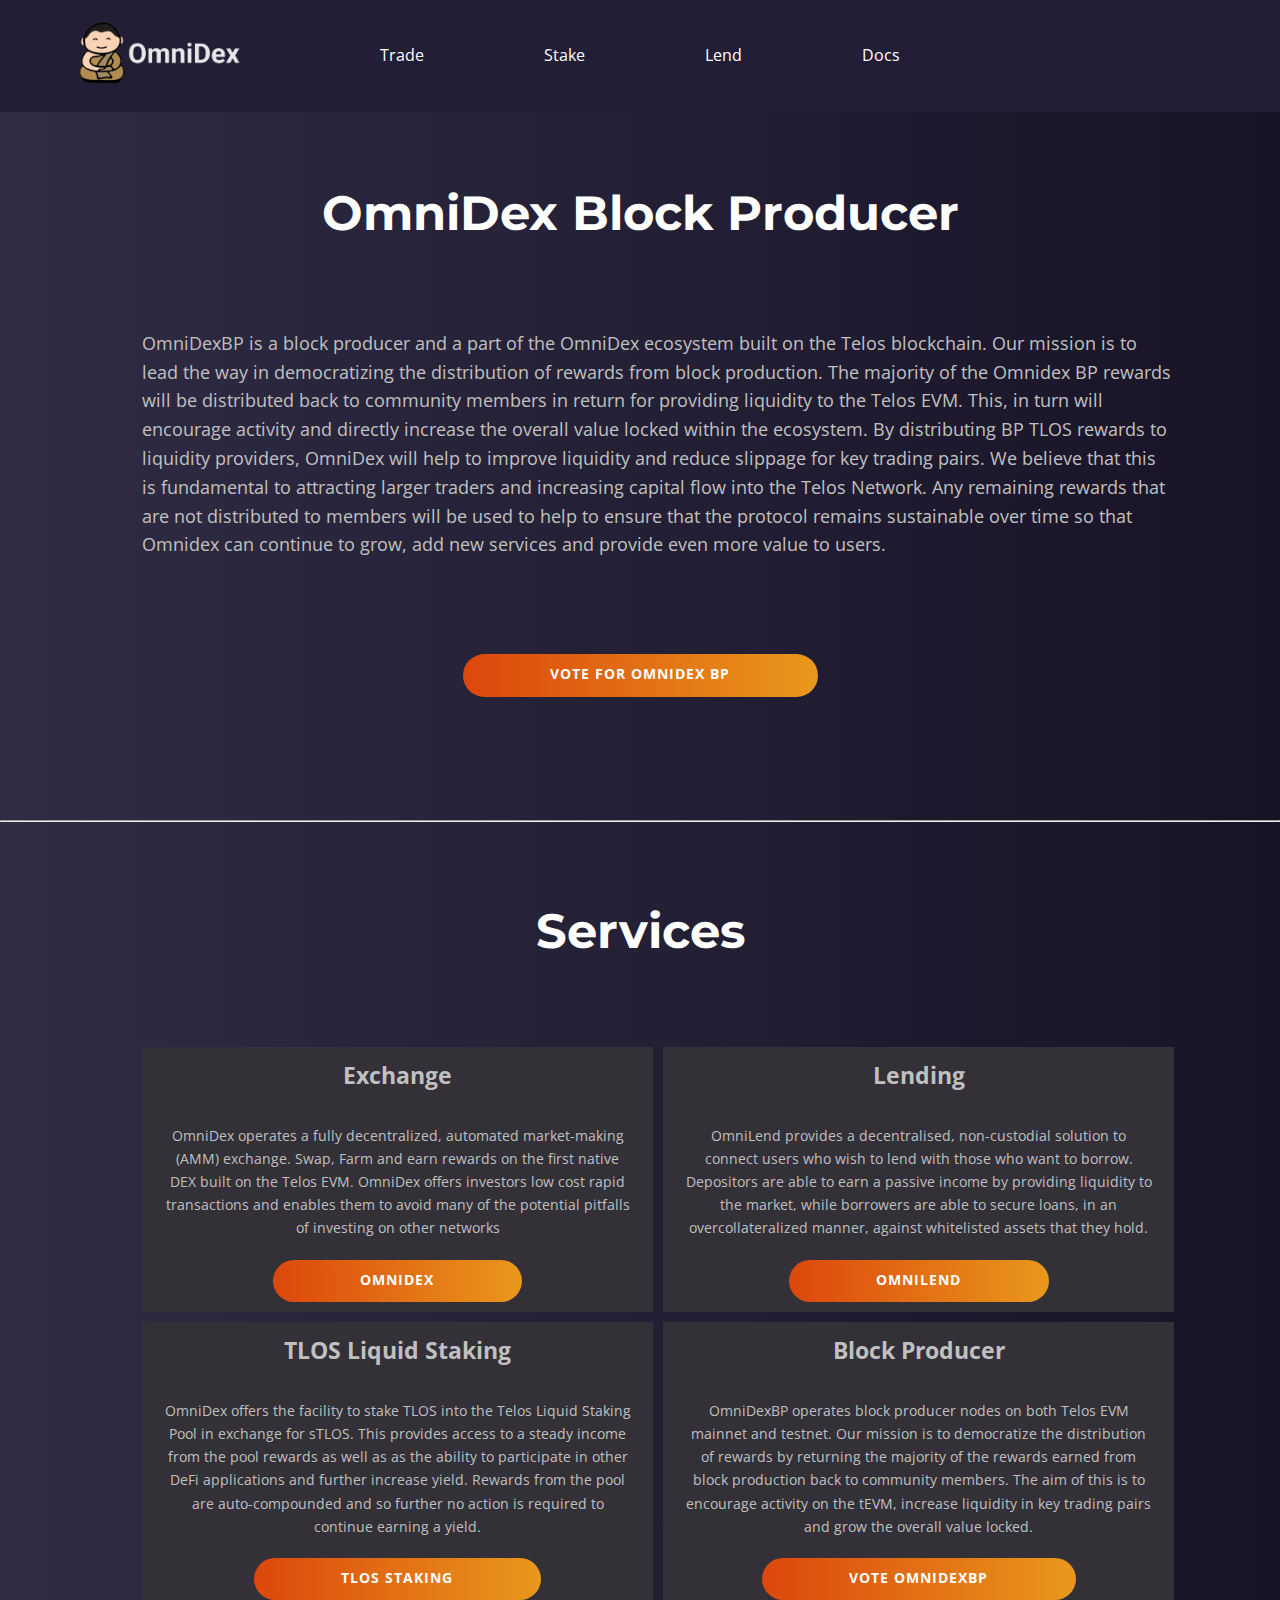
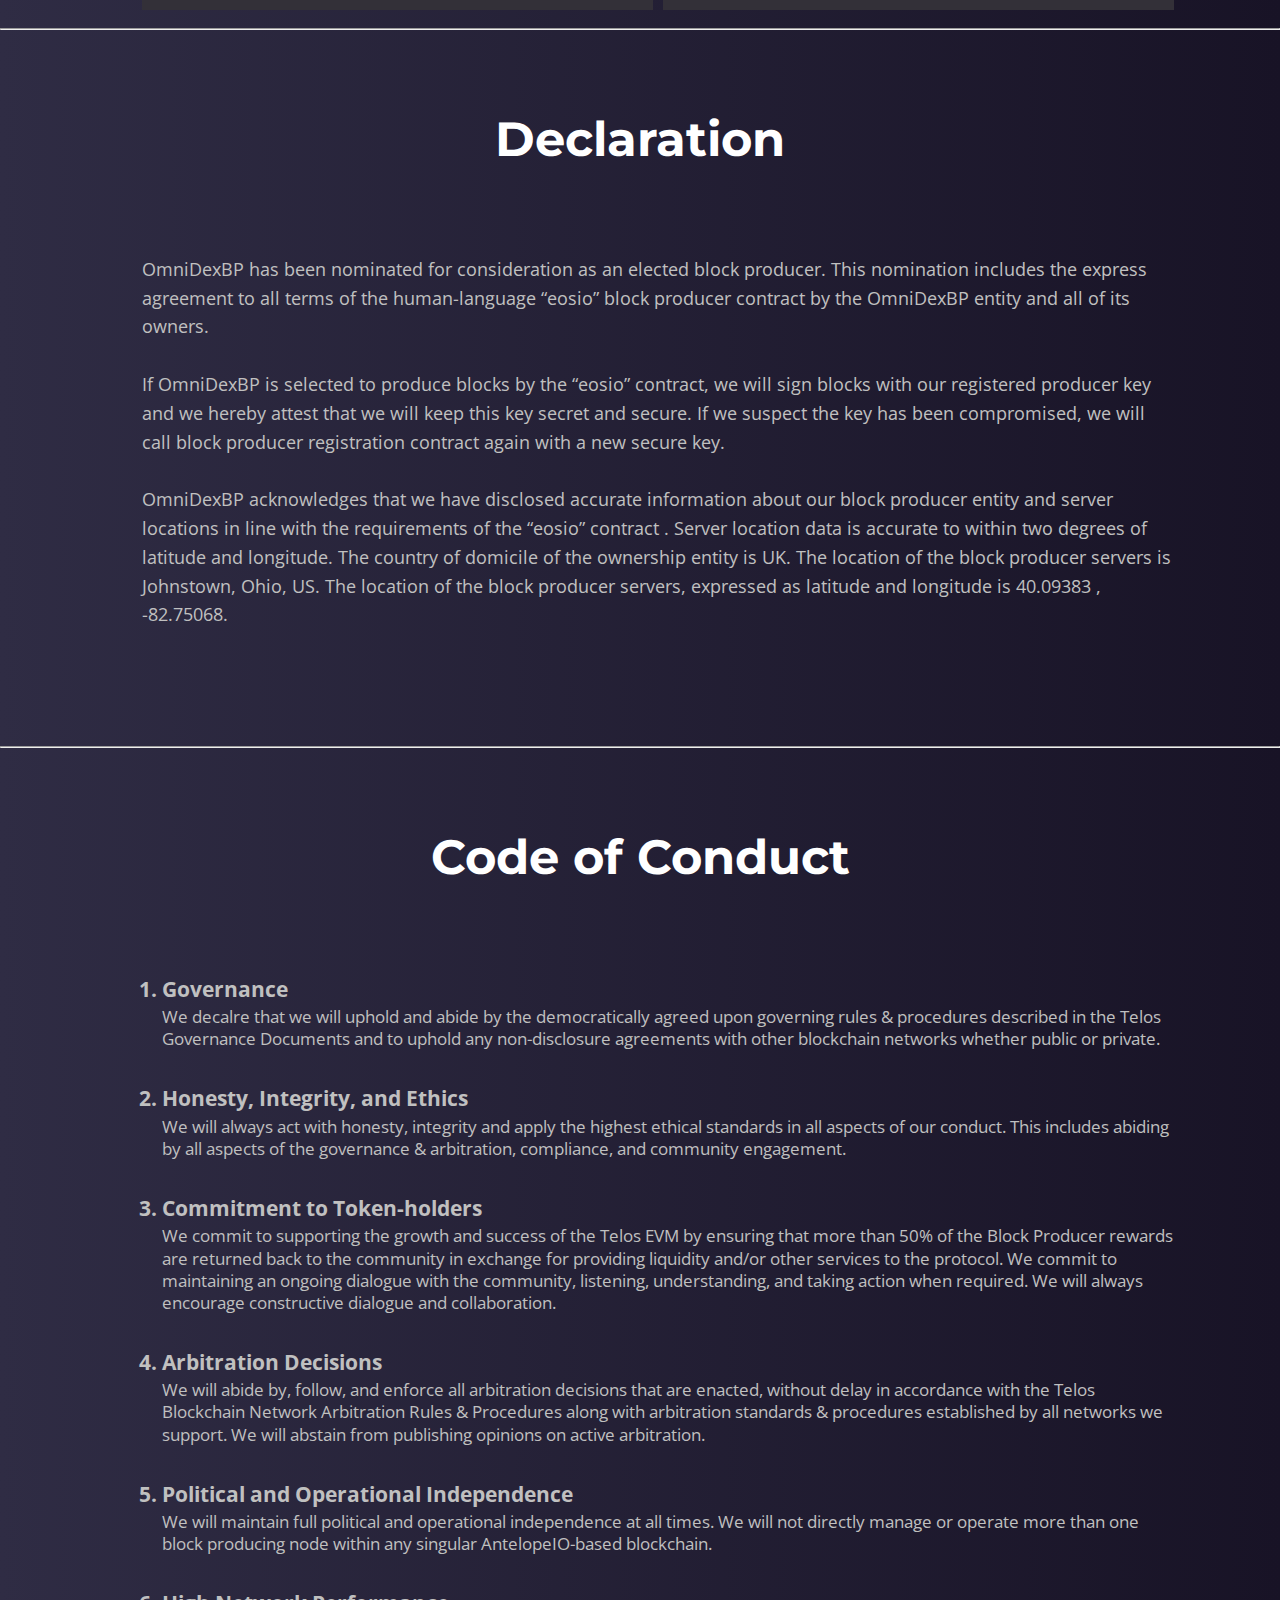
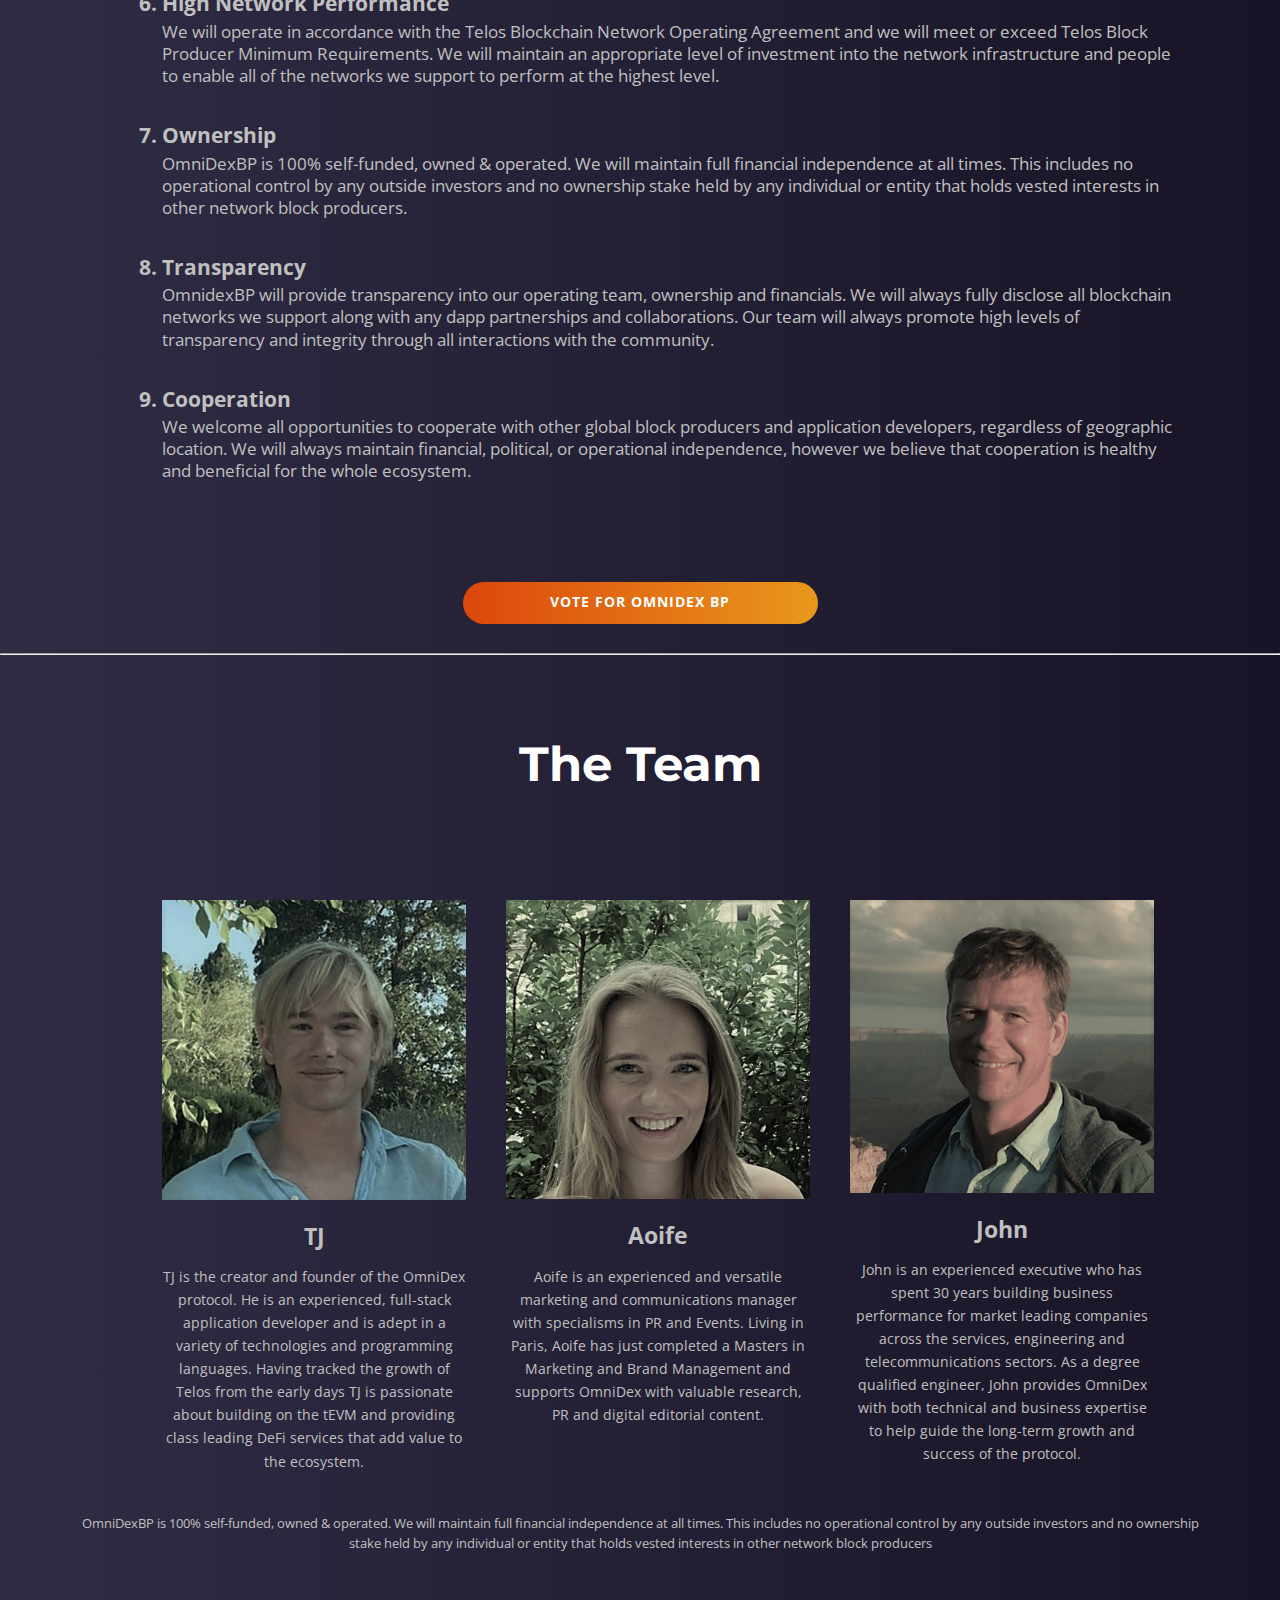
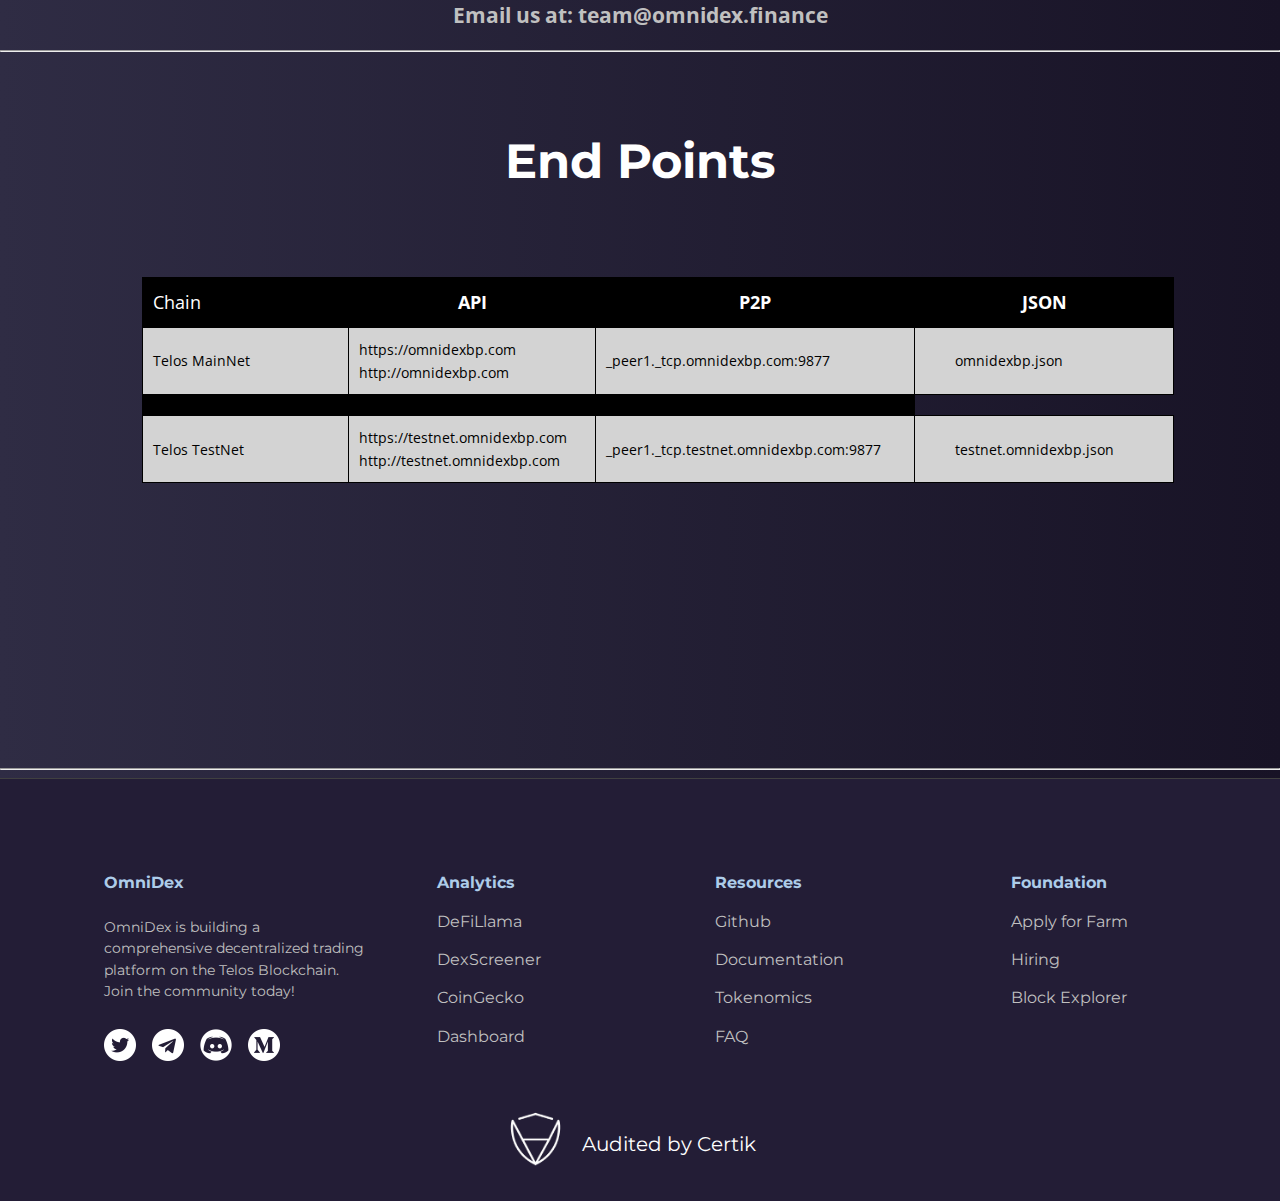
<file: index.html>
<!DOCTYPE html>
<html style="font-size: 16px;" lang="en"><head>
    <meta name="viewport" content="width=device-width, initial-scale=1.0">
    <meta charset="utf-8">
    <meta name="keywords" content="USDM​, Statistics​, MER​, Total Collateral Ratio​, My Wallet​">
    <meta name="description" content="">
    <title>OmnidexBP</title>
    <link rel="stylesheet" href="nicepage.css" media="screen">
<link rel="stylesheet" href="Docs.css" media="screen">
    <script class="u-script" type="text/javascript" src="jquery.js" defer=""></script>
    <script class="u-script" type="text/javascript" src="nicepage.js" defer=""></script>
    <meta name="generator" content="Nicepage 4.21.5, nicepage.com">
    <link id="u-theme-google-font" rel="stylesheet" href="https://fonts.googleapis.com/css?family=Roboto:100,100i,300,300i,400,400i,500,500i,700,700i,900,900i|Open+Sans:300,300i,400,400i,500,500i,600,600i,700,700i,800,800i">
    <link id="u-page-google-font" rel="stylesheet" href="https://fonts.googleapis.com/css?family=Montserrat:100,100i,200,200i,300,300i,400,400i,500,500i,600,600i,700,700i,800,800i,900,900i">


    <script type="application/ld+json">{
                "@context": "http://schema.org",
                "@type": "Organization",
                "name": "",
                "logo": "images/logo-clear.png"
}</script>

    <meta name="theme-color" content="#478ac9">
    <meta property="og:title" content="Docs">
    <meta property="og:type" content="website">
    <style>
        table {
            border-collapse: collapse;
        }

        td, th {
            padding: 10px;
            border: 1px solid black;
        }
    </style>
  </head>
  <body data-home-page="Docs.html" data-home-page-title="Docs" class="u-body u-xl-mode" data-lang="en"><header class="u-clearfix u-custom-color-4 u-header u-header" id="sec-b93f"><div class="u-clearfix u-sheet u-sheet-1">
        <a href="https://omnidex.finance" class="u-image u-logo u-image-1" data-image-width="851" data-image-height="293">
          <img src="images/logo-clear.png" class="u-logo-image u-logo-image-1">
        </a>
        <nav class="u-menu u-menu-one-level u-offcanvas u-menu-1">
          <div class="menu-collapse" style="font-size: 1rem; letter-spacing: 0px;">
            <a class="u-button-style u-custom-left-right-menu-spacing u-custom-padding-bottom u-custom-text-hover-color u-custom-top-bottom-menu-spacing u-nav-link u-text-active-palette-1-base u-text-hover-palette-2-base" href="#">
              <svg class="u-svg-link" viewBox="0 0 24 24"><use xmlns:xlink="http://www.w3.org/1999/xlink" xlink:href="#menu-hamburger"></use></svg>
              <svg class="u-svg-content" version="1.1" id="menu-hamburger" viewBox="0 0 16 16" x="0px" y="0px" xmlns:xlink="http://www.w3.org/1999/xlink" xmlns="http://www.w3.org/2000/svg"><g><rect y="1" width="16" height="2"></rect><rect y="7" width="16" height="2"></rect><rect y="13" width="16" height="2"></rect></g></svg>
            </a>
          </div>
          <div class="u-custom-menu u-nav-container">
            <ul class="u-nav u-unstyled u-nav-1">
                <li class="u-nav-item">
                    <a class="u-button-style u-nav-link u-text-active-palette-1-base u-text-hover-grey-15" href="https://omnidex.finance/swap" style="padding: 10px 58px;">Trade</a>
                </li>
                <li class="u-nav-item">
                    <a class="u-button-style u-nav-link u-text-active-palette-1-base u-text-hover-grey-15" href="https://omnidex.finance/tlospool" style="padding: 10px 58px;">Stake</a>
                </li>
                <li class="u-nav-item">
                    <a class="u-button-style u-nav-link u-text-active-palette-1-base u-text-hover-grey-15" href="https://lending.omnidex.finance/markets/" style="padding: 10px 58px;">Lend</a>
                </li>
                <li class="u-nav-item">
                    <a class="u-button-style u-nav-link u-text-active-palette-1-base u-text-hover-grey-15" href="https://docs.omnidex.finance/" style="padding: 10px 58px;">Docs</a>
                </li>
            </ul>
          </div>
          <div class="u-custom-menu u-nav-container-collapse">
            <div class="u-black u-container-style u-inner-container-layout u-opacity u-opacity-95 u-sidenav">
              <div class="u-inner-container-layout u-sidenav-overflow">
                <div class="u-menu-close"></div>
                <ul class="u-align-center u-nav u-popupmenu-items u-unstyled u-nav-2">
                    <li class="u-nav-item">
                        <a class="u-button-style u-nav-link" href="https://omnidex.finance/swap">Trade</a>
                    </li>
                    <li class="u-nav-item">
                        <a class="u-button-style u-nav-link" href="https://omnidex.finance/tlospool">Stake</a>
                    </li>
                    <li class="u-nav-item">
                        <a class="u-button-style u-nav-link" href="https://lending.omnidex.finance/markets/">Lend</a>
                    </li>
                    <li class="u-nav-item">
                        <a class="u-button-style u-nav-link" href="https://docs.omnidex.finance/">Docs</a>
                    </li>
                </ul>
              </div>
            </div>
            <div class="u-black u-menu-overlay u-opacity u-opacity-70"></div>
          </div>
        </nav>
      </div></header>
    <section class="u-align-center u-clearfix u-gradient u-section-1" id="sec-9a5f">
      <div class="u-clearfix u-sheet u-sheet-1">
        <h1 class="u-align-center u-custom-font u-font-montserrat u-text u-text-body-alt-color u-title u-text-1">OmniDex Block Producer</h1>
        <p class="u-align-center-sm u-align-center-xs u-align-left-lg u-align-left-md u-align-left-xl u-text u-text-grey-25 u-text-2">
            OmniDexBP is a block producer and a part of the OmniDex ecosystem built on the Telos blockchain. Our mission is to lead the way in democratizing the distribution of rewards from block production.  The majority of the Omnidex BP rewards will be distributed back to community members in return for providing liquidity to the Telos EVM.  This, in turn will encourage activity and directly increase the overall value locked within the ecosystem.  By distributing BP TLOS rewards to liquidity providers, OmniDex will help to improve liquidity and reduce slippage for key trading pairs. We believe that this is fundamental to attracting larger traders and increasing capital flow into the Telos Network.  Any remaining rewards that are not distributed to members 
will be used to help to ensure that the protocol remains sustainable over time so that Omnidex can continue to grow, add new services and provide even more value to users.</p>
        <a href="https://explorer.telos.net/vote" class="u-btn u-btn-round u-button-style u-gradient u-hover-palette-1-light-1 u-none u-radius-50 u-text-body-alt-color u-btn-1" target="_blank">Vote for Omnidex BP</a>
        <div class="u-repeater u-repeater-1">
          <div class="u-container-style u-list-item u-repeater-item">
            <div class="u-container-layout u-similar-container u-container-layout-1"></div>
          </div>
          <div class="u-container-style u-list-item u-repeater-item">
            <div class="u-container-layout u-similar-container u-container-layout-2"></div>
          </div>
          <div class="u-container-style u-list-item u-repeater-item">
            <div class="u-container-layout u-similar-container u-container-layout-3"></div>
          </div>
          <div class="u-container-style u-list-item u-repeater-item">
            <div class="u-container-layout u-similar-container u-container-layout-4"></div>
          </div>
        </div>
      </div>
      <hr>
    </section>
    <section class="u-align-center u-clearfix u-gradient u-section-1" id="services">
        <div class="u-clearfix u-sheet u-sheet-1">
          <h1 class="u-align-center u-custom-font u-font-montserrat u-text u-text-body-alt-color u-title u-text-1">Services</h1>
          <div class="u-text u-text-grey-25 u-text-2" >
            <div style="display: flex; flex-wrap: wrap; justify-content: space-between; align-items: stretch;">
                <div style="flex: 1 0 calc(50% - 5px); background-color: #333038; margin-right: 10px; margin-bottom: 10px;">
                    <p style="margin:10px 0; font-size:1.3em; font-weight: bold">Exchange</p>
                    <div style="display: flex; flex-direction: column; margin-bottom:10px">
                        <p style="margin:10px; padding:10px; display: inline; font-size:0.8em;">
                            OmniDex operates a fully decentralized, automated market-making (AMM) exchange.  Swap, Farm and earn rewards on the first native DEX built on the Telos EVM. OmniDex offers investors low cost rapid transactions and enables them to avoid many of the potential pitfalls of investing on other networks
                        </p>
                        <a href="https://omnidex.finance" style="margin-top: 0;" class="u-btn-round u-button-style u-gradient u-hover-palette-1-light-1 u-none u-radius-50 u-text-body-alt-color u-btn-1" target="_blank">Omnidex</a>
                    </div>
                </div>
                <div style="flex: 1 0 calc(50% - 5px); background-color: #333038; margin-bottom: 10px;">
                    <p style="margin:10px 0; font-size:1.3em; font-weight: bold">Lending</p>
                    <div style="display: flex; flex-direction: column; margin-bottom:10px">
                        <p style="margin:10px; padding:10px; display: inline; font-size:0.8em;">
                            OmniLend provides a decentralised, non-custodial solution to connect users who wish to lend with those who want to borrow. Depositors are able to earn a passive income by providing liquidity to the market, while borrowers are able to secure loans, in an overcollateralized manner, against whitelisted assets that they hold.
                        </p>
                        <a href="https://lending.omnidex.finance/markets/" style="margin-top: 0;" class="u-btn-round u-button-style u-gradient u-hover-palette-1-light-1 u-none u-radius-50 u-text-body-alt-color u-btn-1" target="_blank">OmniLend</a>
                    </div>
                </div>
                <div style="flex: 1 0 calc(50% - 5px); background-color: #333038; margin-right: 10px; margin-bottom: 10px;">
                    <p style="margin:10px 0; font-size:1.3em; font-weight: bold">TLOS Liquid Staking</p>
                    <div style="display: flex; flex-direction: column; margin-bottom:10px">
                        <p style="margin:10px; padding:10px; display: inline; font-size:0.8em;">
                            OmniDex offers the facility to stake TLOS into the Telos Liquid Staking Pool in exchange for sTLOS. This provides access to a steady income from the pool rewards as well as as the ability to participate in other DeFi applications and further increase yield. Rewards from the pool are auto-compounded and so further no action is required to continue earning a yield.
                        </p>
                        <a href="https://omnidex.finance/tlospool" style="margin-top: 0;" class="u-btn-round u-button-style u-gradient u-hover-palette-1-light-1 u-none u-radius-50 u-text-body-alt-color u-btn-1" target="_blank">TLOS Staking</a>
                    </div>
                </div>
                <div style="flex: 1 0 calc(50% - 5px); background-color: #333038; margin-bottom: 10px;">
                    <p style="margin:10px 0; font-size:1.3em; font-weight: bold">Block Producer</p>
                    <div style="display: flex; flex-direction: column; margin-bottom:10px">
                        <p style="margin:10px; padding:10px; display: inline; font-size:0.8em;">
                            OmniDexBP operates block producer nodes on both Telos EVM mainnet and testnet.  Our mission is to democratize the distribution of rewards by returning the majority of the rewards earned from block production back to community members.  The aim of this is to encourage activity on the tEVM, increase liquidity in key trading pairs and grow the overall value locked. 
                        </p>
                        <a href="https://explorer.telos.net/vote" style="margin-top: 0;" class="u-btn-round u-button-style u-gradient u-hover-palette-1-light-1 u-none u-radius-50 u-text-body-alt-color u-btn-1" target="_blank">Vote OmnidexBP</a>
                    </div>
                </div>
            </div>
            </div>
        </div>
        
        <hr>
      </section>   
    <section class="u-align-center u-clearfix u-gradient u-section-1" id="declaration">
        <div class="u-clearfix u-sheet u-sheet-1">
          <h1 class="u-align-center u-custom-font u-font-montserrat u-text u-text-body-alt-color u-title u-text-1">Declaration</h1>
          <div style="display:flex; flex-wrap:wrap;" class="u-align-left u-text u-text-grey-25 u-text-2" >
            <span style="display: inline-block; font-weight: normal">
                OmniDexBP has been nominated for consideration as an elected block producer. This nomination includes the express agreement to all terms of the human-language “eosio” block producer contract by the OmniDexBP entity and all of its owners.
            </span>
            <br>
            <span style="display: inline-block; font-weight: normal">
                If OmniDexBP is selected to produce blocks by the “eosio” contract, we will sign blocks with our registered producer key and we hereby attest that we will keep this key secret and secure. If we suspect the key has been compromised, we will call block producer registration contract again with a new secure key.
            </span>
            <br>
            <span style="display: inline-block; font-weight: normal">
                OmniDexBP acknowledges that we have disclosed accurate information about our block producer entity and server locations in line with the requirements of the “eosio” contract .  Server location data is accurate to within two degrees of latitude and longitude. The country of domicile of the ownership entity is UK. The location of the block producer servers is Johnstown, Ohio, US.  The location of the block producer servers, expressed as latitude and longitude is 40.09383 , -82.75068.
            </span>
            </div>
        </div>
        
        <hr>
      </section>   

    <section class="u-align-center u-clearfix u-gradient u-section-1" id="conduct">
        <div class="u-clearfix u-sheet u-sheet-1">
          <h1 class="u-align-center u-custom-font u-font-montserrat u-text u-text-body-alt-color u-title u-text-1">Code of Conduct</h1>
          <ol class="u-align-left u-text u-text-grey-25 u-text-2" style="font-size: 1.3em; font-weight: bold">
            <li style="margin-bottom: 28px;">
                Governance
                <br>
                <span style="display: inline-block; font-size: 0.8em; line-height: 1.33; font-weight: normal">
                    We decalre that we will uphold and abide by the democratically agreed upon governing rules & procedures described in the Telos Governance Documents and to uphold any non-disclosure agreements with other blockchain networks whether public or private. 
                </span>
            </li>
            <li style="margin-bottom: 28px;">
                Honesty, Integrity, and Ethics
                <br>
                <span style="display: inline-block; font-size: 0.8em; line-height: 1.33; font-weight: normal">
                    We will always act with honesty, integrity and apply the highest ethical standards in all aspects of our conduct. This includes abiding by all aspects of the governance & arbitration, compliance, and community engagement.
                </span>
            </li>
            <li style="margin-bottom: 28px;">
                Commitment to Token-holders
                <br>
                <span style="display: inline-block; font-size: 0.8em; line-height: 1.33; font-weight: normal">
                    We commit to supporting the growth and success of the Telos EVM by ensuring that more than 50% of the Block Producer rewards are returned back to the community in exchange for providing liquidity and/or other services to the protocol. We commit to maintaining an ongoing dialogue with the community, listening, understanding, and taking action when required. We will always encourage constructive dialogue and collaboration.
                </span>
            </li>
            <li style="margin-bottom: 28px;">
                Arbitration Decisions
                <br>
                <span style="display: inline-block; font-size: 0.8em; line-height: 1.33; font-weight: normal">
                    We will abide by, follow, and enforce all arbitration decisions that are enacted, without delay in accordance with the Telos Blockchain Network Arbitration Rules & Procedures along with arbitration standards & procedures established by all networks we support. We will abstain from publishing opinions on active arbitration.
                </span>
            </li>
            <li style="margin-bottom: 28px;">
                Political and Operational Independence
                <br>
                <span style="display: inline-block; font-size: 0.8em; line-height: 1.33; font-weight: normal">
                    We will maintain full political and operational independence at all times. We will not directly manage or operate more than one block producing node within any singular AntelopeIO-based blockchain.
                </span>
            </li>
            <li style="margin-bottom: 28px;">
                High Network Performance
                <br>
                <span style="display: inline-block; font-size: 0.8em; line-height: 1.33; font-weight: normal">
                    We will operate in accordance with the Telos Blockchain Network Operating Agreement and we will meet or exceed Telos Block Producer Minimum Requirements. We will maintain an appropriate level of investment into the network infrastructure and people to enable all of the networks we support to perform at the highest level.
                </span>
            </li>
            <li style="margin-bottom: 28px;">
                Ownership
                <br>
                <span style="display: inline-block; font-size: 0.8em; line-height: 1.33; font-weight: normal">
                    OmniDexBP is 100% self-funded, owned & operated. We will maintain full financial independence at all times. This includes no operational control by any outside investors and no ownership stake held by any individual or entity that holds vested interests in other network block producers.
                </span>
            </li>
            <li style="margin-bottom: 28px;">
                Transparency
                <br>
                <span style="display: inline-block; font-size: 0.8em; line-height: 1.33; font-weight: normal">
                    OmnidexBP will provide transparency into our operating team, ownership and financials. We will always fully disclose all blockchain networks we support along with any dapp partnerships and collaborations. Our team will always promote high levels of transparency and integrity through all interactions with the community.
                </span>
            </li>
            <li style="margin-bottom: 28px;">
                Cooperation
                <br>
                <span style="display: inline-block; font-size: 0.8em; line-height: 1.33; font-weight: normal">
                    We welcome all opportunities to cooperate with other global block producers and application developers, regardless of geographic location.   We will always maintain financial, political, or operational independence, however we believe that cooperation is healthy and beneficial for the whole ecosystem.
                </span>
            </li>
          </ol>
          <a href="https://explorer.telos.net/vote" class="u-btn u-btn-round u-button-style u-gradient u-hover-palette-1-light-1 u-none u-radius-50 u-text-body-alt-color u-btn-1" target="_blank">Vote for Omnidex BP</a>
          <div class="u-repeater u-repeater-1">
            <div class="u-container-style u-list-item u-repeater-item">
              <div class="u-container-layout u-similar-container u-container-layout-1"></div>
            </div>
            <div class="u-container-style u-list-item u-repeater-item">
              <div class="u-container-layout u-similar-container u-container-layout-2"></div>
            </div>
            <div class="u-container-style u-list-item u-repeater-item">
              <div class="u-container-layout u-similar-container u-container-layout-3"></div>
            </div>
            <div class="u-container-style u-list-item u-repeater-item">
              <div class="u-container-layout u-similar-container u-container-layout-4"></div>
            </div>
          </div>
        </div>
        <hr>
      </section>
      <section class="u-align-center u-clearfix u-gradient u-section-1" id="team">
        <div class="u-clearfix u-sheet u-sheet-1">
          <h1 class="u-align-center u-custom-font u-font-montserrat u-text u-text-body-alt-color u-title u-text-1">The Team</h1>
            <div style="display:flex; flex-wrap:wrap;" class="u-align-left u-text u-text-grey-25 u-text-2" >
                <div style="flex:1; text-align:center; padding:20px;">
                    <img src="images/TJFilter.jpg" style="width:100%; height:auto;">
                    <p style="margin:10px 0; font-size:1.3em; font-weight: bold">TJ</p>
                    <p style="margin:10px 0; font-size:0.8em;">TJ is the creator and founder of the OmniDex protocol.  He is an experienced, full-stack application developer and is adept in a variety of technologies and programming languages.  Having tracked the growth of Telos from the early days TJ is passionate about building on the tEVM and providing class leading DeFi services that add value to the ecosystem.</p>
                </div>
                 <div style="flex:1; text-align:center; padding:20px;">
                    <img src="images/AoifeFilter.jpg" style="width:100%; height:auto;">
                    <p style="margin:10px 0; font-size:1.3em; font-weight: bold">Aoife</p>
                    <p style="margin:10px 0; font-size:0.8em;">Aoife is an experienced and versatile marketing and communications manager with specialisms in PR and Events. Living in Paris,  Aoife has just completed a Masters in Marketing and Brand Management and supports OmniDex  with valuable research, PR and digital editorial content.</p>
                </div>
                <div style="flex:1; text-align:center; padding:20px;">
                    <img src="images/JohnFilter.jpg" style="width:100%; height:auto;">
                    <p style="margin:10px 0; font-size:1.3em; font-weight: bold">John</p>
                    <p style="margin:10px 0; font-size:0.8em;">John is an experienced executive who has spent 30 years building business performance for market leading companies across the services, engineering and telecommunications sectors.  As a degree qualified engineer, John provides OmniDex with both technical and business expertise to help guide the long-term growth and success of the protocol.</p>
                </div>
            </div>
            <p class="u-text u-text-grey-25 u-text-2" style="margin:10px 0; font-size:0.8em; ">
                OmniDexBP is 100% self-funded, owned & operated. We will maintain full financial independence at all times. This includes no operational control by any outside investors and no ownership stake held by any individual or entity that holds vested interests in other network block producers
            </p>
            <br>
            <p class="u-text u-text-grey-25 u-text-2" style="margin:10px 0; font-size:1.3em; font-weight: bold">Email us at: team@omnidex.finance</p>
        </div>
        <hr>
      </section>
      <section class="u-align-center u-clearfix u-gradient u-section-1" id="endpoints">
        <div class="u-clearfix u-sheet u-sheet-1">
          <h1 class="u-align-center u-custom-font u-font-montserrat u-text u-text-body-alt-color u-title u-text-1">End Points</h1>
          <div style="display:flex; flex-wrap:wrap;" class="u-align-left u-text u-text-grey-25 u-text-2" >
            <table style="width:100%">
                <tr style="background-color: black; color: white">
                  <td style="width:20%">Chain</td>
                  <td style="text-align: center; font-weight: bold;">API</td>
                  <td style="text-align: center; font-weight: bold;">P2P</td>
                  <td style="text-align: center; font-weight: bold;">JSON</td>
                </tr>
                <tr style="background-color: lightgrey; color: black; font-size: 0.8em;">
                  <td style="width:20%">Telos MainNet</td>
                  <td>https://omnidexbp.com <br> http://omnidexbp.com</td>
                  <td>_peer1._tcp.omnidexbp.com:9877</td>
                  <td>
                    <span style="font-weight: 400;">
                        <a data-variable="omnidexbp.json" onclick="getjson(this)" class="u-active-none u-border-none u-btn u-button-link u-button-style u-hover-none u-none u-text-black-25 u-text-hover-white u-btn-11">omnidexbp.json</a>
                      </span>
                  </td>
                </tr>
                <tr style="background-color: black; color: white">
                  <td style="width:20%"></td>
                  <td></td>
                  <td></td>
                </tr>
                <tr style="background-color: lightgrey; color: black; font-size: 0.8em;">
                  <td style="width:20%">Telos TestNet</td>
                  <td>https://testnet.omnidexbp.com <br> http://testnet.omnidexbp.com </td>
                  <td>_peer1._tcp.testnet.omnidexbp.com:9877</td>
                  <td>
                    <span style="font-weight: 400;">
                        <a data-variable="testnet.omnidexbp.json" onclick="getjson(this)" class="u-active-none u-border-none u-btn u-button-link u-button-style u-hover-none u-none u-text-black-25 u-text-hover-white u-btn-11">testnet.omnidexbp.json</a>
                      </span>
                  </td>
                </tr>
              </table>
            </div>
        </div>
        
        <hr>
      </section>      

    <footer class="u-align-center u-border-1 u-border-grey-75 u-border-no-bottom u-border-no-left u-border-no-right u-clearfix u-custom-color-4 u-footer u-footer" id="sec-e520"><div class="u-clearfix u-sheet u-sheet-1">
        <div class="u-expanded-width-sm u-expanded-width-xs u-list u-list-1">
          <div class="u-repeater u-repeater-1">
            <div class="u-container-style u-list-item u-repeater-item">
              <div class="u-container-layout u-similar-container u-container-layout-1">
                <h5 class="u-custom-font u-custom-item u-font-montserrat u-text u-text-default u-text-1">
                  <span class="u-text-palette-1-light-2">Analytics</span>
                  <br>
                  <br>
                  <span style="font-weight: 400;" class="u-text-body-alt-color">
                    <a href="https://defillama.com/protocol/omnidex" class="u-active-none u-border-none u-btn u-button-link u-button-style u-hover-none u-none u-text-grey-25 u-text-hover-white u-btn-1" target="_blank">DeFiLlama</a>
                  </span>
                  <span class="u-text-body-alt-color">
                    <br>
                    <br>
                    <span style="font-weight: 400;">
                      <a href="https://dexscreener.com/telos/omnidex" class="u-active-none u-border-none u-btn u-button-link u-button-style u-hover-none u-none u-text-grey-25 u-text-hover-white u-btn-2" target="_blank">DexScreener</a>
                    </span>
                    <br>
                    <br>
                    <span style="font-weight: 400;" class="u-text-grey-25">
                      <a href="https://www.coingecko.com/en/coins/omnidex" class="u-active-none u-border-none u-btn u-button-link u-button-style u-hover-none 
u-none u-text-grey-25 u-text-hover-white u-btn-3" target="_blank">CoinGecko</a>
                    </span>
                    <br>
                    <br>
                    <span style="font-weight: 400;">
                      <a href="https://analytics.omnidex.finance/home/" class="u-active-none u-border-none u-btn u-button-link u-button-style u-hover-none u-none u-text-grey-25 u-text-hover-white u-btn-4" target="_blank">Dashboard</a>
                    </span>&nbsp;
                  </span>
                </h5>
              </div>
            </div>
            <div class="u-container-style u-list-item u-repeater-item">
              <div class="u-container-layout u-similar-container u-container-layout-2">
                <h5 class="u-custom-font u-custom-item u-font-montserrat u-text u-text-default u-text-2">
                  <span style="font-weight: 700;" class="u-text-palette-1-light-2">Resources</span>
                  <br>
                  <br>
                  <span style="font-weight: 400;" class="u-text-white">
                    <a href="https://github.com/OmniDexFinance" class="u-active-none u-border-none u-btn u-button-link u-button-style u-hover-none u-none u-text-grey-25 u-text-hover-white u-btn-5" target="_blank">Github</a>
                  </span>
                  <span class="u-text-white">
                    <br>
                    <br>
                    <span style="font-weight: 400;">
                      <a href="https://docs.omnidex.finance/" class="u-active-none u-border-none u-btn u-button-link u-button-style u-hover-none u-none u-text-grey-25 u-text-hover-white u-btn-6" target="_blank">Documentation</a>
                    </span>
                    <br>
                    <br>
                    <a href="https://docs.omnidex.finance/tokenomics/token-supply" class="u-active-none u-border-none u-btn u-button-link u-button-style u-hover-none u-none u-text-grey-25 u-text-hover-white u-btn-7" target="_blank">
                      <span style="font-weight: 400;">Tokenomics</span>
                      <br>
                    </a>
                    <br>
                    <span style="font-weight: 400;">
                      <a href="https://docs.omnidex.finance/getting-started/faq-and-troubleshooting" class="u-active-none u-border-none u-btn u-button-link u-button-style u-hover-none u-none u-text-grey-25 u-text-hover-white u-btn-8" target="_blank">FAQ</a>
                    </span>
                  </span>
                </h5>
              </div>
            </div>
            <div class="u-container-style u-list-item u-repeater-item">
              <div class="u-container-layout u-similar-container u-container-layout-3">
                <h5 class="u-custom-font u-custom-item u-font-montserrat u-text u-text-default u-text-3">
                  <span style="font-weight: 700;" class="u-text-palette-1-light-2">Foundation</span>
                  <br>
                  <br>
                  <span style="font-weight: 400;" class="u-text-body-alt-color">
                    <a href="https://docs.google.com/forms/d/e/1FAIpQLSfZ4ljsOKyklgI670AATq8QjL9bs-auMuOXAo9JSO0-VEa70Q/viewform" class="u-active-none u-border-none u-btn u-button-link u-button-style u-hover-none u-none u-text-grey-25 u-text-hover-white u-btn-9" target="_blank">Apply for Farm</a>
                  </span>
                  <span class="u-text-body-alt-color">
                    <a href="#">
                      <br>
                    </a>
                  </span>
                  <br>
                  <span style="font-weight: 400;">
                    <a href="https://docs.omnidex.finance/hiring" class="u-active-none u-border-none u-btn u-button-link u-button-style u-hover-none u-none u-text-grey-25 u-text-hover-white u-btn-10" target="_blank">Hiring</a>
                  </span>
                  <br>
                  <br>
                  <span style="font-weight: 400;">
                    <a href="https://www.teloscan.io/" class="u-active-none u-border-none u-btn u-button-link u-button-style u-hover-none u-none u-text-grey-25 u-text-hover-white u-btn-11" target="_blank">Block Explorer</a>
                  </span>
                  <br>
                </h5>
              </div>
            </div>
          </div>
        </div>
        <h5 class="u-align-center-xs u-align-left-lg u-align-left-md u-align-left-sm u-align-left-xl u-custom-font u-font-montserrat u-text u-text-palette-1-light-2 u-text-4">
          <span style="font-size: 1rem;">OmniDex</span>
          <br>
          <br>
          <span style="font-weight: 400;">
            <span style="font-weight: 400;"></span>
          </span>
          <span class="u-text-grey-25" style="font-weight: 400; font-size: 0.875rem;">OmniDex is building a comprehensive decentralized trading platform on the Telos Blockchain. Join the community today!</span>
          <br>
        </h5><span class="u-file-icon u-icon u-text-white u-icon-1" data-href="https://twitter.com/OmniDex1" data-target="_blank"><img src="images/1384017-128878de.png" alt=""></span><span class="u-file-icon u-icon u-text-white u-icon-2" data-href="https://t.me/omnidex1" data-target="_blank"><img src="images/2111710-b67a1967.png" alt=""></span><span class="u-file-icon u-icon u-text-white u-icon-3" data-href="https://discord.com/invite/K6XRMCx7XM" data-target="_blank"><img src="images/3670325-5e97482b.png" alt=""></span><span class="u-file-icon u-icon u-text-white u-icon-4" data-href="https://medium.com/@Omni-Dex" data-target="_blank"><img src="images/3670068-d4ac0dc7.png" alt=""></span>
        <img class="u-image u-image-contain u-image-default u-image-1" src="images/2__MYoqJuWlBptfaKafng8rQ-removebg-preview1.png" alt="" data-image-width="500" data-image-height="499">
        <h5 class="u-custom-font u-font-montserrat u-text u-text-body-alt-color u-text-default u-text-5">Audited by Certik</h5>
      </div></footer>

        <script>
            function getjson (filename) {
                var jsonfile = filename.getAttribute("data-variable");
                fetch(jsonfile)
                .then(response => response.text())
                .then(text => {
                    const data = JSON.parse(text);
                    const newWindow = window.open();
                    newWindow.document.write(`<pre>${JSON.stringify(data, null, 2)}</pre>`);
                });
            };
        </script>

</body></html>
</file>
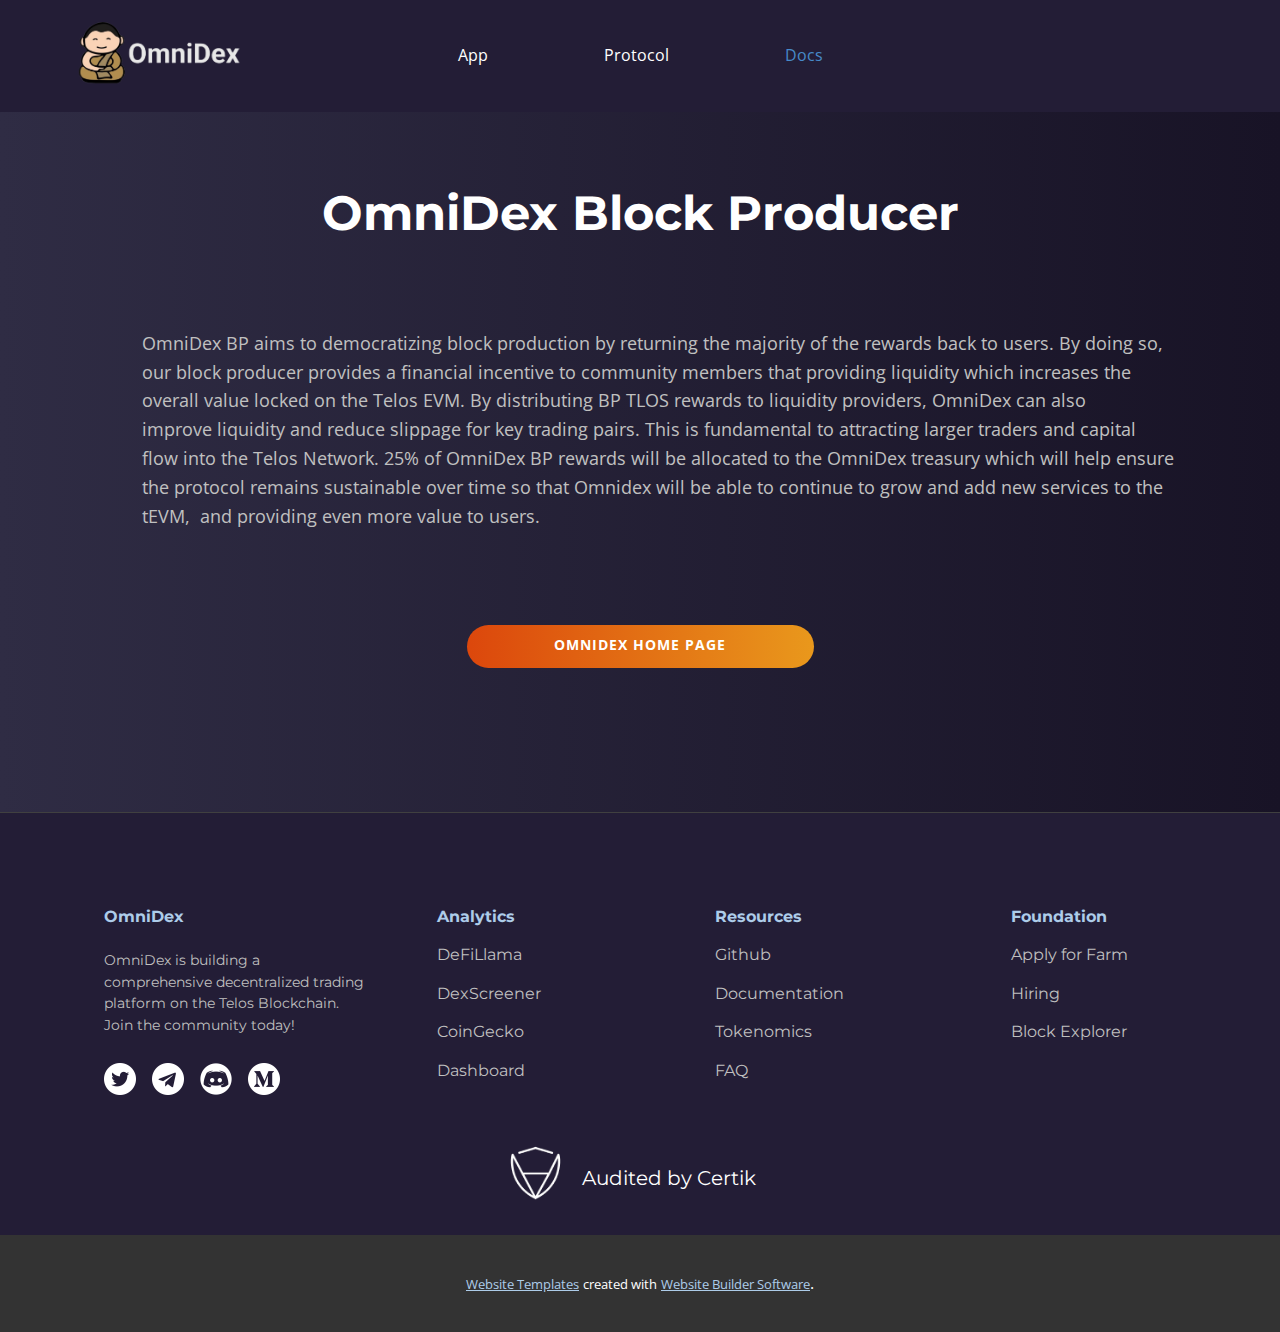
<file: Docs.html>
<!DOCTYPE html>
<html style="font-size: 16px;" lang="en"><head>
    <meta name="viewport" content="width=device-width, initial-scale=1.0">
    <meta charset="utf-8">
    <meta name="keywords" content="USDM​, Statistics​, MER​, Total Collateral Ratio​, My Wallet​">
    <meta name="description" content="">
    <title>Docs</title>
    <link rel="stylesheet" href="nicepage.css" media="screen">
<link rel="stylesheet" href="Docs.css" media="screen">
    <script class="u-script" type="text/javascript" src="jquery.js" defer=""></script>
    <script class="u-script" type="text/javascript" src="nicepage.js" defer=""></script>
    <meta name="generator" content="Nicepage 4.21.5, nicepage.com">
    <link id="u-theme-google-font" rel="stylesheet" href="https://fonts.googleapis.com/css?family=Roboto:100,100i,300,300i,400,400i,500,500i,700,700i,900,900i|Open+Sans:300,300i,400,400i,500,500i,600,600i,700,700i,800,800i">
    <link id="u-page-google-font" rel="stylesheet" href="https://fonts.googleapis.com/css?family=Montserrat:100,100i,200,200i,300,300i,400,400i,500,500i,600,600i,700,700i,800,800i,900,900i">
    
    
    <script type="application/ld+json">{
		"@context": "http://schema.org",
		"@type": "Organization",
		"name": "",
		"logo": "images/logo-clear.png"
}</script>
    <meta name="theme-color" content="#478ac9">
    <meta property="og:title" content="Docs">
    <meta property="og:type" content="website">
  </head>
  <body class="u-body u-xl-mode" data-lang="en"><header class="u-clearfix u-custom-color-4 u-header u-header" id="sec-b93f"><div class="u-clearfix u-sheet u-sheet-1">
        <a href="https://nicepage.com" class="u-image u-logo u-image-1" data-image-width="851" data-image-height="293">
          <img src="images/logo-clear.png" class="u-logo-image u-logo-image-1">
        </a>
        <nav class="u-menu u-menu-one-level u-offcanvas u-menu-1">
          <div class="menu-collapse" style="font-size: 1rem; letter-spacing: 0px;">
            <a class="u-button-style u-custom-left-right-menu-spacing u-custom-padding-bottom u-custom-text-hover-color u-custom-top-bottom-menu-spacing u-nav-link u-text-active-palette-1-base u-text-hover-palette-2-base" href="#">
              <svg class="u-svg-link" viewBox="0 0 24 24"><use xmlns:xlink="http://www.w3.org/1999/xlink" xlink:href="#menu-hamburger"></use></svg>
              <svg class="u-svg-content" version="1.1" id="menu-hamburger" viewBox="0 0 16 16" x="0px" y="0px" xmlns:xlink="http://www.w3.org/1999/xlink" xmlns="http://www.w3.org/2000/svg"><g><rect y="1" width="16" height="2"></rect><rect y="7" width="16" height="2"></rect><rect y="13" width="16" height="2"></rect>
</g></svg>
            </a>
          </div>
          <div class="u-custom-menu u-nav-container">
            <ul class="u-nav u-unstyled u-nav-1"><li class="u-nav-item"><a class="u-button-style u-nav-link u-text-active-palette-1-base u-text-hover-grey-15" href="https://omnidex.finance/swap" style="padding: 10px 58px;">App</a>
</li><li class="u-nav-item"><a class="u-button-style u-nav-link u-text-active-palette-1-base u-text-hover-grey-15" href="https://github.com/OmniDexFinance" style="padding: 10px 58px;">Protocol</a>
</li><li class="u-nav-item"><a class="u-button-style u-nav-link u-text-active-palette-1-base u-text-hover-grey-15" href="https://docs.omnidex.finance/" style="padding: 10px 58px;">Docs</a>
</li></ul>
          </div>
          <div class="u-custom-menu u-nav-container-collapse">
            <div class="u-black u-container-style u-inner-container-layout u-opacity u-opacity-95 u-sidenav">
              <div class="u-inner-container-layout u-sidenav-overflow">
                <div class="u-menu-close"></div>
                <ul class="u-align-center u-nav u-popupmenu-items u-unstyled u-nav-2"><li class="u-nav-item"><a class="u-button-style u-nav-link" href="https://omnidex.finance/swap">App</a>
</li><li class="u-nav-item"><a class="u-button-style u-nav-link" href="https://github.com/OmniDexFinance">Protocol</a>
</li><li class="u-nav-item"><a class="u-button-style u-nav-link" href="https://docs.omnidex.finance/">Docs</a>
</li></ul>
              </div>
            </div>
            <div class="u-black u-menu-overlay u-opacity u-opacity-70"></div>
          </div>
        </nav>
      </div></header> 
    <section class="u-align-center u-clearfix u-gradient u-section-1" id="sec-9a5f">
      <div class="u-clearfix u-sheet u-sheet-1">
        <h1 class="u-align-center u-custom-font u-font-montserrat u-text u-text-body-alt-color u-title u-text-1">OmniDex Block Producer</h1>
        <p class="u-align-center-sm u-align-center-xs u-align-left-lg u-align-left-md u-align-left-xl u-text u-text-grey-25 u-text-2">OmniDex BP aims to democratizing block production by returning the majority of the rewards back to users. By doing so, our block producer provides a financial incentive to community members that providing liquidity which increases the overall value locked on the Telos EVM. By distributing BP TLOS rewards to liquidity providers, OmniDex can also improve&nbsp;liquidity and reduce slippage for key trading pairs. This is fundamental to attracting larger traders and capital flow into the Telos Network. 25% of OmniDex BP rewards will be allocated to the OmniDex treasury which will help ensure the protocol&nbsp;remains sustainable over time so that Omnidex will be able to continue to grow and add new services to the tEVM,&nbsp; and providing even more value to users.</p>
        <a href="https://omnidex.finance" class="u-btn u-btn-round u-button-style u-gradient u-hover-palette-1-light-1 u-none u-radius-50 u-text-body-alt-color u-btn-1" target="_blank">OmniDex Home Page</a>
        <div class="u-repeater u-repeater-1">
          <div class="u-container-style u-list-item u-repeater-item">
            <div class="u-container-layout u-similar-container u-container-layout-1"></div>
          </div>
          <div class="u-container-style u-list-item u-repeater-item">
            <div class="u-container-layout u-similar-container u-container-layout-2"></div>
          </div>
          <div class="u-container-style u-list-item u-repeater-item">
            <div class="u-container-layout u-similar-container u-container-layout-3"></div>
          </div>
          <div class="u-container-style u-list-item u-repeater-item">
            <div class="u-container-layout u-similar-container u-container-layout-4"></div>
          </div>
        </div>
      </div>
    </section>
    
    
    <footer class="u-align-center u-border-1 u-border-grey-75 u-border-no-bottom u-border-no-left u-border-no-right u-clearfix u-custom-color-4 u-footer u-footer" id="sec-e520"><div class="u-clearfix u-sheet u-sheet-1">
        <div class="u-expanded-width-sm u-expanded-width-xs u-list u-list-1">
          <div class="u-repeater u-repeater-1">
            <div class="u-container-style u-list-item u-repeater-item">
              <div class="u-container-layout u-similar-container u-container-layout-1">
                <h5 class="u-custom-font u-custom-item u-font-montserrat u-text u-text-default u-text-1">
                  <span class="u-text-palette-1-light-2">Analytics</span>
                  <br>
                  <br>
                  <span style="font-weight: 400;" class="u-text-body-alt-color">
                    <a href="https://defillama.com/protocol/omnidex" class="u-active-none u-border-none u-btn u-button-link u-button-style u-hover-none u-none u-text-grey-25 u-text-hover-white u-btn-1" target="_blank">DeFiLlama</a>
                  </span>
                  <span class="u-text-body-alt-color">
                    <br>
                    <br>
                    <span style="font-weight: 400;">
                      <a href="https://dexscreener.com/telos/omnidex" class="u-active-none u-border-none u-btn u-button-link u-button-style u-hover-none u-none u-text-grey-25 u-text-hover-white u-btn-2" target="_blank">DexScreener</a>
                    </span>
                    <br>
                    <br>
                    <span style="font-weight: 400;" class="u-text-grey-25">
                      <a href="https://www.coingecko.com/en/coins/omnidex" class="u-active-none u-border-none u-btn u-button-link u-button-style u-hover-none u-none u-text-grey-25 u-text-hover-white u-btn-3" target="_blank">CoinGecko</a>
                    </span>
                    <br>
                    <br>
                    <span style="font-weight: 400;">
                      <a href="https://analytics.omnidex.finance/home/" class="u-active-none u-border-none u-btn u-button-link u-button-style u-hover-none u-none u-text-grey-25 u-text-hover-white u-btn-4" target="_blank">Dashboard</a>
                    </span>&nbsp;
                  </span>
                </h5>
              </div>
            </div>
            <div class="u-container-style u-list-item u-repeater-item">
              <div class="u-container-layout u-similar-container u-container-layout-2">
                <h5 class="u-custom-font u-custom-item u-font-montserrat u-text u-text-default u-text-2">
                  <span style="font-weight: 700;" class="u-text-palette-1-light-2">Resources</span>
                  <br>
                  <br>
                  <span style="font-weight: 400;" class="u-text-white">
                    <a href="https://github.com/OmniDexFinance" class="u-active-none u-border-none u-btn u-button-link u-button-style u-hover-none u-none u-text-grey-25 u-text-hover-white u-btn-5" target="_blank">Github</a>
                  </span>
                  <span class="u-text-white">
                    <br>
                    <br>
                    <span style="font-weight: 400;">
                      <a href="https://docs.omnidex.finance/" class="u-active-none u-border-none u-btn u-button-link u-button-style u-hover-none u-none u-text-grey-25 u-text-hover-white u-btn-6" target="_blank">Documentation</a>
                    </span>
                    <br>
                    <br>
                    <a href="https://docs.omnidex.finance/tokenomics/token-supply" class="u-active-none u-border-none u-btn u-button-link u-button-style u-hover-none u-none u-text-grey-25 u-text-hover-white u-btn-7" target="_blank">
                      <span style="font-weight: 400;">Tokenomics</span>
                      <br>
                    </a>
                    <br>
                    <span style="font-weight: 400;">
                      <a href="https://docs.omnidex.finance/getting-started/faq-and-troubleshooting" class="u-active-none u-border-none u-btn u-button-link u-button-style u-hover-none u-none u-text-grey-25 u-text-hover-white u-btn-8" target="_blank">FAQ</a>
                    </span>
                  </span>
                </h5>
              </div>
            </div>
            <div class="u-container-style u-list-item u-repeater-item">
              <div class="u-container-layout u-similar-container u-container-layout-3">
                <h5 class="u-custom-font u-custom-item u-font-montserrat u-text u-text-default u-text-3">
                  <span style="font-weight: 700;" class="u-text-palette-1-light-2">Foundation</span>
                  <br>
                  <br>
                  <span style="font-weight: 400;" class="u-text-body-alt-color">
                    <a href="https://docs.google.com/forms/d/e/1FAIpQLSfZ4ljsOKyklgI670AATq8QjL9bs-auMuOXAo9JSO0-VEa70Q/viewform" class="u-active-none u-border-none u-btn u-button-link u-button-style u-hover-none u-none u-text-grey-25 u-text-hover-white u-btn-9" target="_blank">Apply for Farm</a>
                  </span>
                  <span class="u-text-body-alt-color">
                    <a href="#">
                      <br>
                    </a>
                  </span>
                  <br>
                  <span style="font-weight: 400;">
                    <a href="https://docs.omnidex.finance/hiring" class="u-active-none u-border-none u-btn u-button-link u-button-style u-hover-none u-none u-text-grey-25 u-text-hover-white u-btn-10" target="_blank">Hiring</a>
                  </span>
                  <br>
                  <br>
                  <span style="font-weight: 400;">
                    <a href="https://www.teloscan.io/" class="u-active-none u-border-none u-btn u-button-link u-button-style u-hover-none u-none u-text-grey-25 u-text-hover-white u-btn-11" target="_blank">Block Explorer</a>
                  </span>
                  <br>
                </h5>
              </div>
            </div>
          </div>
        </div>
        <h5 class="u-align-center-xs u-align-left-lg u-align-left-md u-align-left-sm u-align-left-xl u-custom-font u-font-montserrat u-text u-text-palette-1-light-2 u-text-4">
          <span style="font-size: 1rem;">OmniDex</span>
          <br>
          <br>
          <span style="font-weight: 400;">
            <span style="font-weight: 400;"></span>
          </span>
          <span class="u-text-grey-25" style="font-weight: 400; font-size: 0.875rem;">OmniDex is building a comprehensive decentralized trading platform on the Telos Blockchain. Join the community today!</span>
          <br>
        </h5><span class="u-file-icon u-icon u-text-white u-icon-1" data-href="https://twitter.com/OmniDex1" data-target="_blank"><img src="images/1384017-128878de.png" alt=""></span><span class="u-file-icon u-icon u-text-white u-icon-2" data-href="https://t.me/omnidex1" data-target="_blank"><img src="images/2111710-b67a1967.png" alt=""></span><span class="u-file-icon u-icon u-text-white u-icon-3" data-href="https://discord.com/invite/K6XRMCx7XM" data-target="_blank"><img src="images/3670325-5e97482b.png" alt=""></span><span class="u-file-icon u-icon u-text-white u-icon-4" data-href="https://medium.com/@Omni-Dex" data-target="_blank"><img src="images/3670068-d4ac0dc7.png" alt=""></span>
        <img class="u-image u-image-contain u-image-default u-image-1" src="images/2__MYoqJuWlBptfaKafng8rQ-removebg-preview1.png" alt="" data-image-width="500" data-image-height="499">
        <h5 class="u-custom-font u-font-montserrat u-text u-text-body-alt-color u-text-default u-text-5">Audited by Certik</h5>
      </div></footer>
    <section class="u-backlink u-clearfix u-grey-80">
      <a class="u-link" href="https://nicepage.com/website-templates" target="_blank">
        <span>Website Templates</span>
      </a>
      <p class="u-text">
        <span>created with</span>
      </p>
      <a class="u-link" href="" target="_blank">
        <span>Website Builder Software</span>
      </a>. 
    </section>
  
</body></html>
</file>
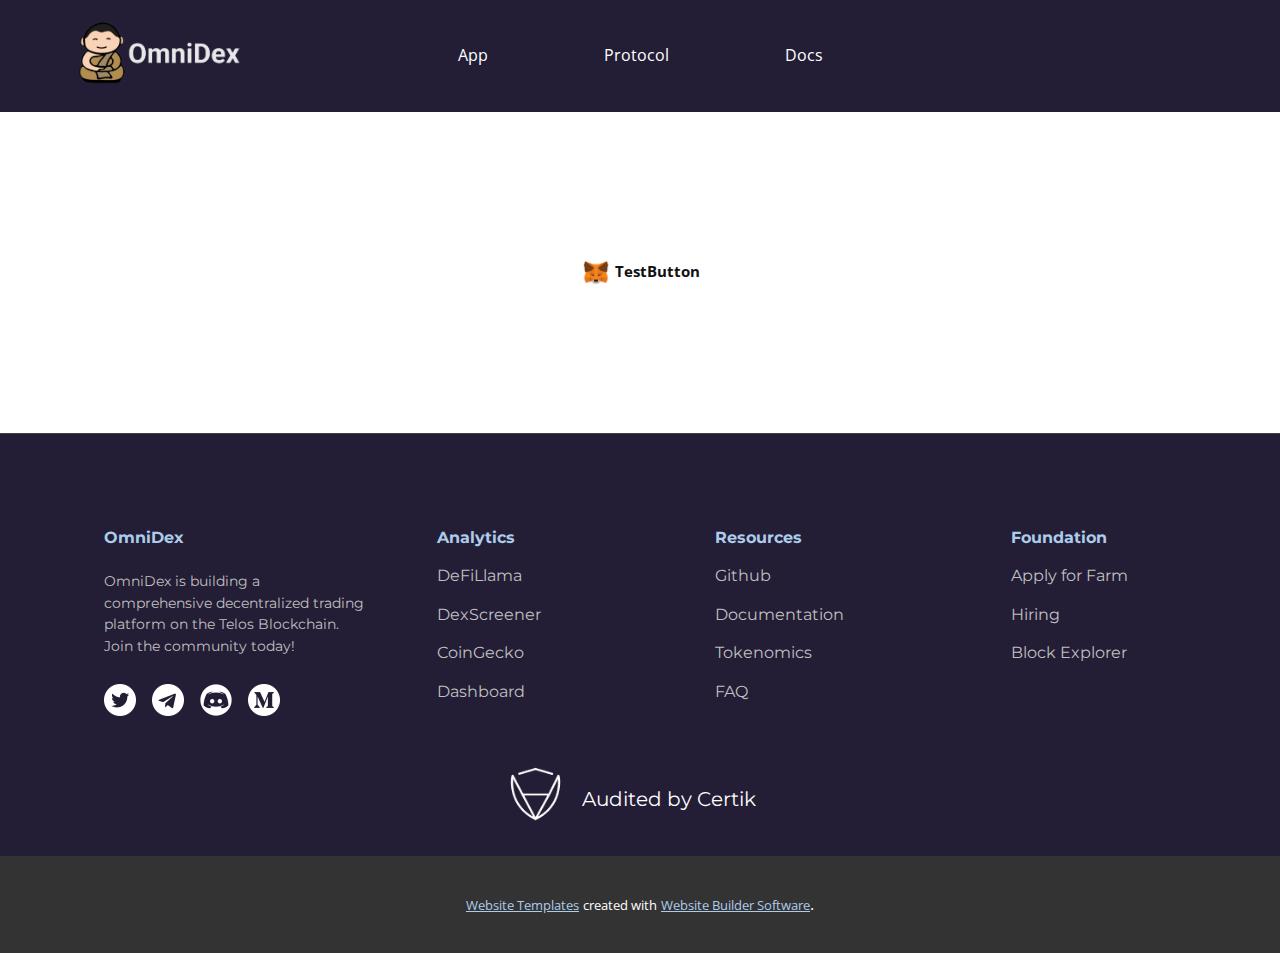
<file: Github.html>
<!DOCTYPE html>
<html style="font-size: 16px;" lang="en"><head>
    <meta name="viewport" content="width=device-width, initial-scale=1.0">
    <meta charset="utf-8">
    <meta name="keywords" content="">
    <meta name="description" content="">
    <title>Github</title>
    <link rel="stylesheet" href="nicepage.css" media="screen">
<link rel="stylesheet" href="Github.css" media="screen">
    <script class="u-script" type="text/javascript" src="jquery.js" defer=""></script>
    <script class="u-script" type="text/javascript" src="nicepage.js" defer=""></script>
    <meta name="generator" content="Nicepage 4.21.5, nicepage.com">
    <link id="u-theme-google-font" rel="stylesheet" href="https://fonts.googleapis.com/css?family=Roboto:100,100i,300,300i,400,400i,500,500i,700,700i,900,900i|Open+Sans:300,300i,400,400i,500,500i,600,600i,700,700i,800,800i">
    <link id="u-page-google-font" rel="stylesheet" href="https://fonts.googleapis.com/css?family=Montserrat:100,100i,200,200i,300,300i,400,400i,500,500i,600,600i,700,700i,800,800i,900,900i">
    
    
    <script type="application/ld+json">{
		"@context": "http://schema.org",
		"@type": "Organization",
		"name": "",
		"logo": "images/logo-clear.png"
}</script>
    <meta name="theme-color" content="#478ac9">
    <meta property="og:title" content="Github">
    <meta property="og:type" content="website">
  </head>
  <body class="u-body u-xl-mode" data-lang="en"><header class="u-clearfix u-custom-color-4 u-header u-header" id="sec-b93f"><div class="u-clearfix u-sheet u-sheet-1">
        <a href="https://nicepage.com" class="u-image u-logo u-image-1" data-image-width="851" data-image-height="293">
          <img src="images/logo-clear.png" class="u-logo-image u-logo-image-1">
        </a>
        <nav class="u-menu u-menu-one-level u-offcanvas u-menu-1">
          <div class="menu-collapse" style="font-size: 1rem; letter-spacing: 0px;">
            <a class="u-button-style u-custom-left-right-menu-spacing u-custom-padding-bottom u-custom-text-hover-color u-custom-top-bottom-menu-spacing u-nav-link u-text-active-palette-1-base u-text-hover-palette-2-base" href="#">
              <svg class="u-svg-link" viewBox="0 0 24 24"><use xmlns:xlink="http://www.w3.org/1999/xlink" xlink:href="#menu-hamburger"></use></svg>
              <svg class="u-svg-content" version="1.1" id="menu-hamburger" viewBox="0 0 16 16" x="0px" y="0px" xmlns:xlink="http://www.w3.org/1999/xlink" xmlns="http://www.w3.org/2000/svg"><g><rect y="1" width="16" height="2"></rect><rect y="7" width="16" height="2"></rect><rect y="13" width="16" height="2"></rect>
</g></svg>
            </a>
          </div>
          <div class="u-custom-menu u-nav-container">
            <ul class="u-nav u-unstyled u-nav-1"><li class="u-nav-item"><a class="u-button-style u-nav-link u-text-active-palette-1-base u-text-hover-grey-15" href="https://omnidex.finance/swap" style="padding: 10px 58px;">App</a>
</li><li class="u-nav-item"><a class="u-button-style u-nav-link u-text-active-palette-1-base u-text-hover-grey-15" href="https://github.com/OmniDexFinance" style="padding: 10px 58px;">Protocol</a>
</li><li class="u-nav-item"><a class="u-button-style u-nav-link u-text-active-palette-1-base u-text-hover-grey-15" href="https://docs.omnidex.finance/" style="padding: 10px 58px;">Docs</a>
</li></ul>
          </div>
          <div class="u-custom-menu u-nav-container-collapse">
            <div class="u-black u-container-style u-inner-container-layout u-opacity u-opacity-95 u-sidenav">
              <div class="u-inner-container-layout u-sidenav-overflow">
                <div class="u-menu-close"></div>
                <ul class="u-align-center u-nav u-popupmenu-items u-unstyled u-nav-2"><li class="u-nav-item"><a class="u-button-style u-nav-link" href="https://omnidex.finance/swap">App</a>
</li><li class="u-nav-item"><a class="u-button-style u-nav-link" href="https://github.com/OmniDexFinance">Protocol</a>
</li><li class="u-nav-item"><a class="u-button-style u-nav-link" href="https://docs.omnidex.finance/">Docs</a>
</li></ul>
              </div>
            </div>
            <div class="u-black u-menu-overlay u-opacity u-opacity-70"></div>
          </div>
        </nav>
      </div></header>
    <section class="u-clearfix u-section-1" id="sec-3e39">
      <div class="u-clearfix u-sheet u-valign-middle u-sheet-1">
        <a href="https://nicepage.com/css-templates" class="u-border-none u-btn u-btn-round u-button-style u-hover-grey-10 u-radius-6 u-white u-btn-1"><span class="u-file-icon u-icon u-icon-1"><img src="images/MetaMask_Fox.svg-removebg-preview1.png" alt=""></span>&nbsp;TestButton
        </a>
      </div>
    </section>
    
    
    <footer class="u-align-center u-border-1 u-border-grey-75 u-border-no-bottom u-border-no-left u-border-no-right u-clearfix u-custom-color-4 u-footer u-footer" id="sec-e520"><div class="u-clearfix u-sheet u-sheet-1">
        <div class="u-expanded-width-sm u-expanded-width-xs u-list u-list-1">
          <div class="u-repeater u-repeater-1">
            <div class="u-container-style u-list-item u-repeater-item">
              <div class="u-container-layout u-similar-container u-container-layout-1">
                <h5 class="u-custom-font u-custom-item u-font-montserrat u-text u-text-default u-text-1">
                  <span class="u-text-palette-1-light-2">Analytics</span>
                  <br>
                  <br>
                  <span style="font-weight: 400;" class="u-text-body-alt-color">
                    <a href="https://defillama.com/protocol/omnidex" class="u-active-none u-border-none u-btn u-button-link u-button-style u-hover-none u-none u-text-grey-25 u-text-hover-white u-btn-1" target="_blank">DeFiLlama</a>
                  </span>
                  <span class="u-text-body-alt-color">
                    <br>
                    <br>
                    <span style="font-weight: 400;">
                      <a href="https://dexscreener.com/telos/omnidex" class="u-active-none u-border-none u-btn u-button-link u-button-style u-hover-none u-none u-text-grey-25 u-text-hover-white u-btn-2" target="_blank">DexScreener</a>
                    </span>
                    <br>
                    <br>
                    <span style="font-weight: 400;" class="u-text-grey-25">
                      <a href="https://www.coingecko.com/en/coins/omnidex" class="u-active-none u-border-none u-btn u-button-link u-button-style u-hover-none u-none u-text-grey-25 u-text-hover-white u-btn-3" target="_blank">CoinGecko</a>
                    </span>
                    <br>
                    <br>
                    <span style="font-weight: 400;">
                      <a href="https://analytics.omnidex.finance/home/" class="u-active-none u-border-none u-btn u-button-link u-button-style u-hover-none u-none u-text-grey-25 u-text-hover-white u-btn-4" target="_blank">Dashboard</a>
                    </span>&nbsp;
                  </span>
                </h5>
              </div>
            </div>
            <div class="u-container-style u-list-item u-repeater-item">
              <div class="u-container-layout u-similar-container u-container-layout-2">
                <h5 class="u-custom-font u-custom-item u-font-montserrat u-text u-text-default u-text-2">
                  <span style="font-weight: 700;" class="u-text-palette-1-light-2">Resources</span>
                  <br>
                  <br>
                  <span style="font-weight: 400;" class="u-text-white">
                    <a href="https://github.com/OmniDexFinance" class="u-active-none u-border-none u-btn u-button-link u-button-style u-hover-none u-none u-text-grey-25 u-text-hover-white u-btn-5" target="_blank">Github</a>
                  </span>
                  <span class="u-text-white">
                    <br>
                    <br>
                    <span style="font-weight: 400;">
                      <a href="https://docs.omnidex.finance/" class="u-active-none u-border-none u-btn u-button-link u-button-style u-hover-none u-none u-text-grey-25 u-text-hover-white u-btn-6" target="_blank">Documentation</a>
                    </span>
                    <br>
                    <br>
                    <a href="https://docs.omnidex.finance/tokenomics/token-supply" class="u-active-none u-border-none u-btn u-button-link u-button-style u-hover-none u-none u-text-grey-25 u-text-hover-white u-btn-7" target="_blank">
                      <span style="font-weight: 400;">Tokenomics</span>
                      <br>
                    </a>
                    <br>
                    <span style="font-weight: 400;">
                      <a href="https://docs.omnidex.finance/getting-started/faq-and-troubleshooting" class="u-active-none u-border-none u-btn u-button-link u-button-style u-hover-none u-none u-text-grey-25 u-text-hover-white u-btn-8" target="_blank">FAQ</a>
                    </span>
                  </span>
                </h5>
              </div>
            </div>
            <div class="u-container-style u-list-item u-repeater-item">
              <div class="u-container-layout u-similar-container u-container-layout-3">
                <h5 class="u-custom-font u-custom-item u-font-montserrat u-text u-text-default u-text-3">
                  <span style="font-weight: 700;" class="u-text-palette-1-light-2">Foundation</span>
                  <br>
                  <br>
                  <span style="font-weight: 400;" class="u-text-body-alt-color">
                    <a href="https://docs.google.com/forms/d/e/1FAIpQLSfZ4ljsOKyklgI670AATq8QjL9bs-auMuOXAo9JSO0-VEa70Q/viewform" class="u-active-none u-border-none u-btn u-button-link u-button-style u-hover-none u-none u-text-grey-25 u-text-hover-white u-btn-9" target="_blank">Apply for Farm</a>
                  </span>
                  <span class="u-text-body-alt-color">
                    <a href="#">
                      <br>
                    </a>
                  </span>
                  <br>
                  <span style="font-weight: 400;">
                    <a href="https://docs.omnidex.finance/hiring" class="u-active-none u-border-none u-btn u-button-link u-button-style u-hover-none u-none u-text-grey-25 u-text-hover-white u-btn-10" target="_blank">Hiring</a>
                  </span>
                  <br>
                  <br>
                  <span style="font-weight: 400;">
                    <a href="https://www.teloscan.io/" class="u-active-none u-border-none u-btn u-button-link u-button-style u-hover-none u-none u-text-grey-25 u-text-hover-white u-btn-11" target="_blank">Block Explorer</a>
                  </span>
                  <br>
                </h5>
              </div>
            </div>
          </div>
        </div>
        <h5 class="u-align-center-xs u-align-left-lg u-align-left-md u-align-left-sm u-align-left-xl u-custom-font u-font-montserrat u-text u-text-palette-1-light-2 u-text-4">
          <span style="font-size: 1rem;">OmniDex</span>
          <br>
          <br>
          <span style="font-weight: 400;">
            <span style="font-weight: 400;"></span>
          </span>
          <span class="u-text-grey-25" style="font-weight: 400; font-size: 0.875rem;">OmniDex is building a comprehensive decentralized trading platform on the Telos Blockchain. Join the community today!</span>
          <br>
        </h5><span class="u-file-icon u-icon u-text-white u-icon-1" data-href="https://twitter.com/OmniDex1" data-target="_blank"><img src="images/1384017-128878de.png" alt=""></span><span class="u-file-icon u-icon u-text-white u-icon-2" data-href="https://t.me/omnidex1" data-target="_blank"><img src="images/2111710-b67a1967.png" alt=""></span><span class="u-file-icon u-icon u-text-white u-icon-3" data-href="https://discord.com/invite/K6XRMCx7XM" data-target="_blank"><img src="images/3670325-5e97482b.png" alt=""></span><span class="u-file-icon u-icon u-text-white u-icon-4" data-href="https://medium.com/@Omni-Dex" data-target="_blank"><img src="images/3670068-d4ac0dc7.png" alt=""></span>
        <img class="u-image u-image-contain u-image-default u-image-1" src="images/2__MYoqJuWlBptfaKafng8rQ-removebg-preview1.png" alt="" data-image-width="500" data-image-height="499">
        <h5 class="u-custom-font u-font-montserrat u-text u-text-body-alt-color u-text-default u-text-5">Audited by Certik</h5>
      </div></footer>
    <section class="u-backlink u-clearfix u-grey-80">
      <a class="u-link" href="https://nicepage.com/website-templates" target="_blank">
        <span>Website Templates</span>
      </a>
      <p class="u-text">
        <span>created with</span>
      </p>
      <a class="u-link" href="" target="_blank">
        <span>Website Builder Software</span>
      </a>. 
    </section>
  
</body></html>
</file>
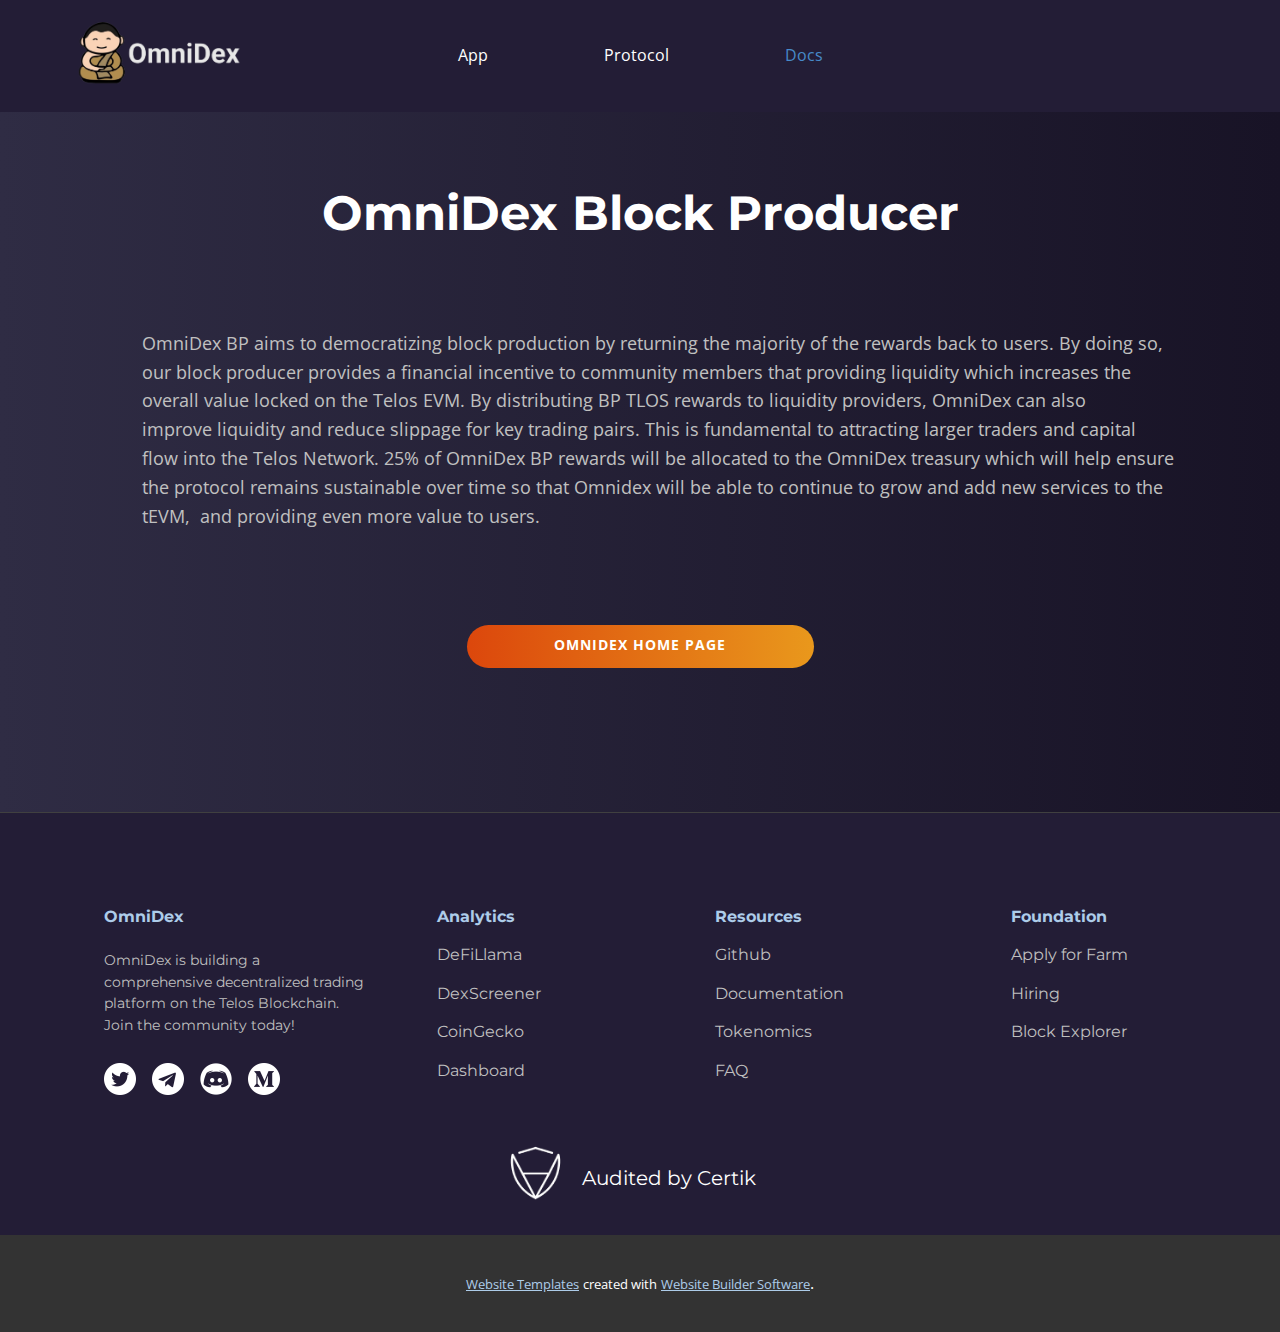
<file: oldindex.html>
<!DOCTYPE html>
<html style="font-size: 16px;" lang="en"><head>
    <meta name="viewport" content="width=device-width, initial-scale=1.0">
    <meta charset="utf-8">
    <meta name="keywords" content="USDM​, Statistics​, MER​, Total Collateral Ratio​, My Wallet​">
    <meta name="description" content="">
    <title>Docs</title>
    <link rel="stylesheet" href="nicepage.css" media="screen">
<link rel="stylesheet" href="Docs.css" media="screen">
    <script class="u-script" type="text/javascript" src="jquery.js" defer=""></script>
    <script class="u-script" type="text/javascript" src="nicepage.js" defer=""></script>
    <meta name="generator" content="Nicepage 4.21.5, nicepage.com">
    <link id="u-theme-google-font" rel="stylesheet" href="https://fonts.googleapis.com/css?family=Roboto:100,100i,300,300i,400,400i,500,500i,700,700i,900,900i|Open+Sans:300,300i,400,400i,500,500i,600,600i,700,700i,800,800i">
    <link id="u-page-google-font" rel="stylesheet" href="https://fonts.googleapis.com/css?family=Montserrat:100,100i,200,200i,300,300i,400,400i,500,500i,600,600i,700,700i,800,800i,900,900i">
    
    
    <script type="application/ld+json">{
		"@context": "http://schema.org",
		"@type": "Organization",
		"name": "",
		"logo": "images/logo-clear.png"
}</script>
    <meta name="theme-color" content="#478ac9">
    <meta property="og:title" content="Docs">
    <meta property="og:type" content="website">
  </head>
  <body data-home-page="Docs.html" data-home-page-title="Docs" class="u-body u-xl-mode" data-lang="en"><header class="u-clearfix u-custom-color-4 u-header u-header" id="sec-b93f"><div class="u-clearfix u-sheet u-sheet-1">
        <a href="https://nicepage.com" class="u-image u-logo u-image-1" data-image-width="851" data-image-height="293">
          <img src="images/logo-clear.png" class="u-logo-image u-logo-image-1">
        </a>
        <nav class="u-menu u-menu-one-level u-offcanvas u-menu-1">
          <div class="menu-collapse" style="font-size: 1rem; letter-spacing: 0px;">
            <a class="u-button-style u-custom-left-right-menu-spacing u-custom-padding-bottom u-custom-text-hover-color u-custom-top-bottom-menu-spacing u-nav-link u-text-active-palette-1-base u-text-hover-palette-2-base" href="#">
              <svg class="u-svg-link" viewBox="0 0 24 24"><use xmlns:xlink="http://www.w3.org/1999/xlink" xlink:href="#menu-hamburger"></use></svg>
              <svg class="u-svg-content" version="1.1" id="menu-hamburger" viewBox="0 0 16 16" x="0px" y="0px" xmlns:xlink="http://www.w3.org/1999/xlink" xmlns="http://www.w3.org/2000/svg"><g><rect y="1" width="16" height="2"></rect><rect y="7" width="16" height="2"></rect><rect y="13" width="16" height="2"></rect>
</g></svg>
            </a>
          </div>
          <div class="u-custom-menu u-nav-container">
            <ul class="u-nav u-unstyled u-nav-1"><li class="u-nav-item"><a class="u-button-style u-nav-link u-text-active-palette-1-base u-text-hover-grey-15" href="https://omnidex.finance/swap" style="padding: 10px 58px;">App</a>
</li><li class="u-nav-item"><a class="u-button-style u-nav-link u-text-active-palette-1-base u-text-hover-grey-15" href="https://github.com/OmniDexFinance" style="padding: 10px 58px;">Protocol</a>
</li><li class="u-nav-item"><a class="u-button-style u-nav-link u-text-active-palette-1-base u-text-hover-grey-15" href="https://docs.omnidex.finance/" style="padding: 10px 58px;">Docs</a>
</li></ul>
          </div>
          <div class="u-custom-menu u-nav-container-collapse">
            <div class="u-black u-container-style u-inner-container-layout u-opacity u-opacity-95 u-sidenav">
              <div class="u-inner-container-layout u-sidenav-overflow">
                <div class="u-menu-close"></div>
                <ul class="u-align-center u-nav u-popupmenu-items u-unstyled u-nav-2"><li class="u-nav-item"><a class="u-button-style u-nav-link" href="https://omnidex.finance/swap">App</a>
</li><li class="u-nav-item"><a class="u-button-style u-nav-link" href="https://github.com/OmniDexFinance">Protocol</a>
</li><li class="u-nav-item"><a class="u-button-style u-nav-link" href="https://docs.omnidex.finance/">Docs</a>
</li></ul>
              </div>
            </div>
            <div class="u-black u-menu-overlay u-opacity u-opacity-70"></div>
          </div>
        </nav>
      </div></header> 
    <section class="u-align-center u-clearfix u-gradient u-section-1" id="sec-9a5f">
      <div class="u-clearfix u-sheet u-sheet-1">
        <h1 class="u-align-center u-custom-font u-font-montserrat u-text u-text-body-alt-color u-title u-text-1">OmniDex Block Producer</h1>
        <p class="u-align-center-sm u-align-center-xs u-align-left-lg u-align-left-md u-align-left-xl u-text u-text-grey-25 u-text-2">OmniDex BP aims to democratizing block production by returning the majority of the rewards back to users. By doing so, our block producer provides a financial incentive to community members that providing liquidity which increases the overall value locked on the Telos EVM. By distributing BP TLOS rewards to liquidity providers, OmniDex can also improve&nbsp;liquidity and reduce slippage for key trading pairs. This is fundamental to attracting larger traders and capital flow into the Telos Network. 25% of OmniDex BP rewards will be allocated to the OmniDex treasury which will help ensure the protocol&nbsp;remains sustainable over time so that Omnidex will be able to continue to grow and add new services to the tEVM,&nbsp; and providing even more value to users.</p>
        <a href="https://omnidex.finance" class="u-btn u-btn-round u-button-style u-gradient u-hover-palette-1-light-1 u-none u-radius-50 u-text-body-alt-color u-btn-1" target="_blank">OmniDex Home Page</a>
        <div class="u-repeater u-repeater-1">
          <div class="u-container-style u-list-item u-repeater-item">
            <div class="u-container-layout u-similar-container u-container-layout-1"></div>
          </div>
          <div class="u-container-style u-list-item u-repeater-item">
            <div class="u-container-layout u-similar-container u-container-layout-2"></div>
          </div>
          <div class="u-container-style u-list-item u-repeater-item">
            <div class="u-container-layout u-similar-container u-container-layout-3"></div>
          </div>
          <div class="u-container-style u-list-item u-repeater-item">
            <div class="u-container-layout u-similar-container u-container-layout-4"></div>
          </div>
        </div>
      </div>
    </section>
    
    
    <footer class="u-align-center u-border-1 u-border-grey-75 u-border-no-bottom u-border-no-left u-border-no-right u-clearfix u-custom-color-4 u-footer u-footer" id="sec-e520"><div class="u-clearfix u-sheet u-sheet-1">
        <div class="u-expanded-width-sm u-expanded-width-xs u-list u-list-1">
          <div class="u-repeater u-repeater-1">
            <div class="u-container-style u-list-item u-repeater-item">
              <div class="u-container-layout u-similar-container u-container-layout-1">
                <h5 class="u-custom-font u-custom-item u-font-montserrat u-text u-text-default u-text-1">
                  <span class="u-text-palette-1-light-2">Analytics</span>
                  <br>
                  <br>
                  <span style="font-weight: 400;" class="u-text-body-alt-color">
                    <a href="https://defillama.com/protocol/omnidex" class="u-active-none u-border-none u-btn u-button-link u-button-style u-hover-none u-none u-text-grey-25 u-text-hover-white u-btn-1" target="_blank">DeFiLlama</a>
                  </span>
                  <span class="u-text-body-alt-color">
                    <br>
                    <br>
                    <span style="font-weight: 400;">
                      <a href="https://dexscreener.com/telos/omnidex" class="u-active-none u-border-none u-btn u-button-link u-button-style u-hover-none u-none u-text-grey-25 u-text-hover-white u-btn-2" target="_blank">DexScreener</a>
                    </span>
                    <br>
                    <br>
                    <span style="font-weight: 400;" class="u-text-grey-25">
                      <a href="https://www.coingecko.com/en/coins/omnidex" class="u-active-none u-border-none u-btn u-button-link u-button-style u-hover-none u-none u-text-grey-25 u-text-hover-white u-btn-3" target="_blank">CoinGecko</a>
                    </span>
                    <br>
                    <br>
                    <span style="font-weight: 400;">
                      <a href="https://analytics.omnidex.finance/home/" class="u-active-none u-border-none u-btn u-button-link u-button-style u-hover-none u-none u-text-grey-25 u-text-hover-white u-btn-4" target="_blank">Dashboard</a>
                    </span>&nbsp;
                  </span>
                </h5>
              </div>
            </div>
            <div class="u-container-style u-list-item u-repeater-item">
              <div class="u-container-layout u-similar-container u-container-layout-2">
                <h5 class="u-custom-font u-custom-item u-font-montserrat u-text u-text-default u-text-2">
                  <span style="font-weight: 700;" class="u-text-palette-1-light-2">Resources</span>
                  <br>
                  <br>
                  <span style="font-weight: 400;" class="u-text-white">
                    <a href="https://github.com/OmniDexFinance" class="u-active-none u-border-none u-btn u-button-link u-button-style u-hover-none u-none u-text-grey-25 u-text-hover-white u-btn-5" target="_blank">Github</a>
                  </span>
                  <span class="u-text-white">
                    <br>
                    <br>
                    <span style="font-weight: 400;">
                      <a href="https://docs.omnidex.finance/" class="u-active-none u-border-none u-btn u-button-link u-button-style u-hover-none u-none u-text-grey-25 u-text-hover-white u-btn-6" target="_blank">Documentation</a>
                    </span>
                    <br>
                    <br>
                    <a href="https://docs.omnidex.finance/tokenomics/token-supply" class="u-active-none u-border-none u-btn u-button-link u-button-style u-hover-none u-none u-text-grey-25 u-text-hover-white u-btn-7" target="_blank">
                      <span style="font-weight: 400;">Tokenomics</span>
                      <br>
                    </a>
                    <br>
                    <span style="font-weight: 400;">
                      <a href="https://docs.omnidex.finance/getting-started/faq-and-troubleshooting" class="u-active-none u-border-none u-btn u-button-link u-button-style u-hover-none u-none u-text-grey-25 u-text-hover-white u-btn-8" target="_blank">FAQ</a>
                    </span>
                  </span>
                </h5>
              </div>
            </div>
            <div class="u-container-style u-list-item u-repeater-item">
              <div class="u-container-layout u-similar-container u-container-layout-3">
                <h5 class="u-custom-font u-custom-item u-font-montserrat u-text u-text-default u-text-3">
                  <span style="font-weight: 700;" class="u-text-palette-1-light-2">Foundation</span>
                  <br>
                  <br>
                  <span style="font-weight: 400;" class="u-text-body-alt-color">
                    <a href="https://docs.google.com/forms/d/e/1FAIpQLSfZ4ljsOKyklgI670AATq8QjL9bs-auMuOXAo9JSO0-VEa70Q/viewform" class="u-active-none u-border-none u-btn u-button-link u-button-style u-hover-none u-none u-text-grey-25 u-text-hover-white u-btn-9" target="_blank">Apply for Farm</a>
                  </span>
                  <span class="u-text-body-alt-color">
                    <a href="#">
                      <br>
                    </a>
                  </span>
                  <br>
                  <span style="font-weight: 400;">
                    <a href="https://docs.omnidex.finance/hiring" class="u-active-none u-border-none u-btn u-button-link u-button-style u-hover-none u-none u-text-grey-25 u-text-hover-white u-btn-10" target="_blank">Hiring</a>
                  </span>
                  <br>
                  <br>
                  <span style="font-weight: 400;">
                    <a href="https://www.teloscan.io/" class="u-active-none u-border-none u-btn u-button-link u-button-style u-hover-none u-none u-text-grey-25 u-text-hover-white u-btn-11" target="_blank">Block Explorer</a>
                  </span>
                  <br>
                </h5>
              </div>
            </div>
          </div>
        </div>
        <h5 class="u-align-center-xs u-align-left-lg u-align-left-md u-align-left-sm u-align-left-xl u-custom-font u-font-montserrat u-text u-text-palette-1-light-2 u-text-4">
          <span style="font-size: 1rem;">OmniDex</span>
          <br>
          <br>
          <span style="font-weight: 400;">
            <span style="font-weight: 400;"></span>
          </span>
          <span class="u-text-grey-25" style="font-weight: 400; font-size: 0.875rem;">OmniDex is building a comprehensive decentralized trading platform on the Telos Blockchain. Join the community today!</span>
          <br>
        </h5><span class="u-file-icon u-icon u-text-white u-icon-1" data-href="https://twitter.com/OmniDex1" data-target="_blank"><img src="images/1384017-128878de.png" alt=""></span><span class="u-file-icon u-icon u-text-white u-icon-2" data-href="https://t.me/omnidex1" data-target="_blank"><img src="images/2111710-b67a1967.png" alt=""></span><span class="u-file-icon u-icon u-text-white u-icon-3" data-href="https://discord.com/invite/K6XRMCx7XM" data-target="_blank"><img src="images/3670325-5e97482b.png" alt=""></span><span class="u-file-icon u-icon u-text-white u-icon-4" data-href="https://medium.com/@Omni-Dex" data-target="_blank"><img src="images/3670068-d4ac0dc7.png" alt=""></span>
        <img class="u-image u-image-contain u-image-default u-image-1" src="images/2__MYoqJuWlBptfaKafng8rQ-removebg-preview1.png" alt="" data-image-width="500" data-image-height="499">
        <h5 class="u-custom-font u-font-montserrat u-text u-text-body-alt-color u-text-default u-text-5">Audited by Certik</h5>
      </div></footer>
    <section class="u-backlink u-clearfix u-grey-80">
      <a class="u-link" href="https://nicepage.com/website-templates" target="_blank">
        <span>Website Templates</span>
      </a>
      <p class="u-text">
        <span>created with</span>
      </p>
      <a class="u-link" href="" target="_blank">
        <span>Website Builder Software</span>
      </a>. 
    </section>
  
</body></html>
</file>
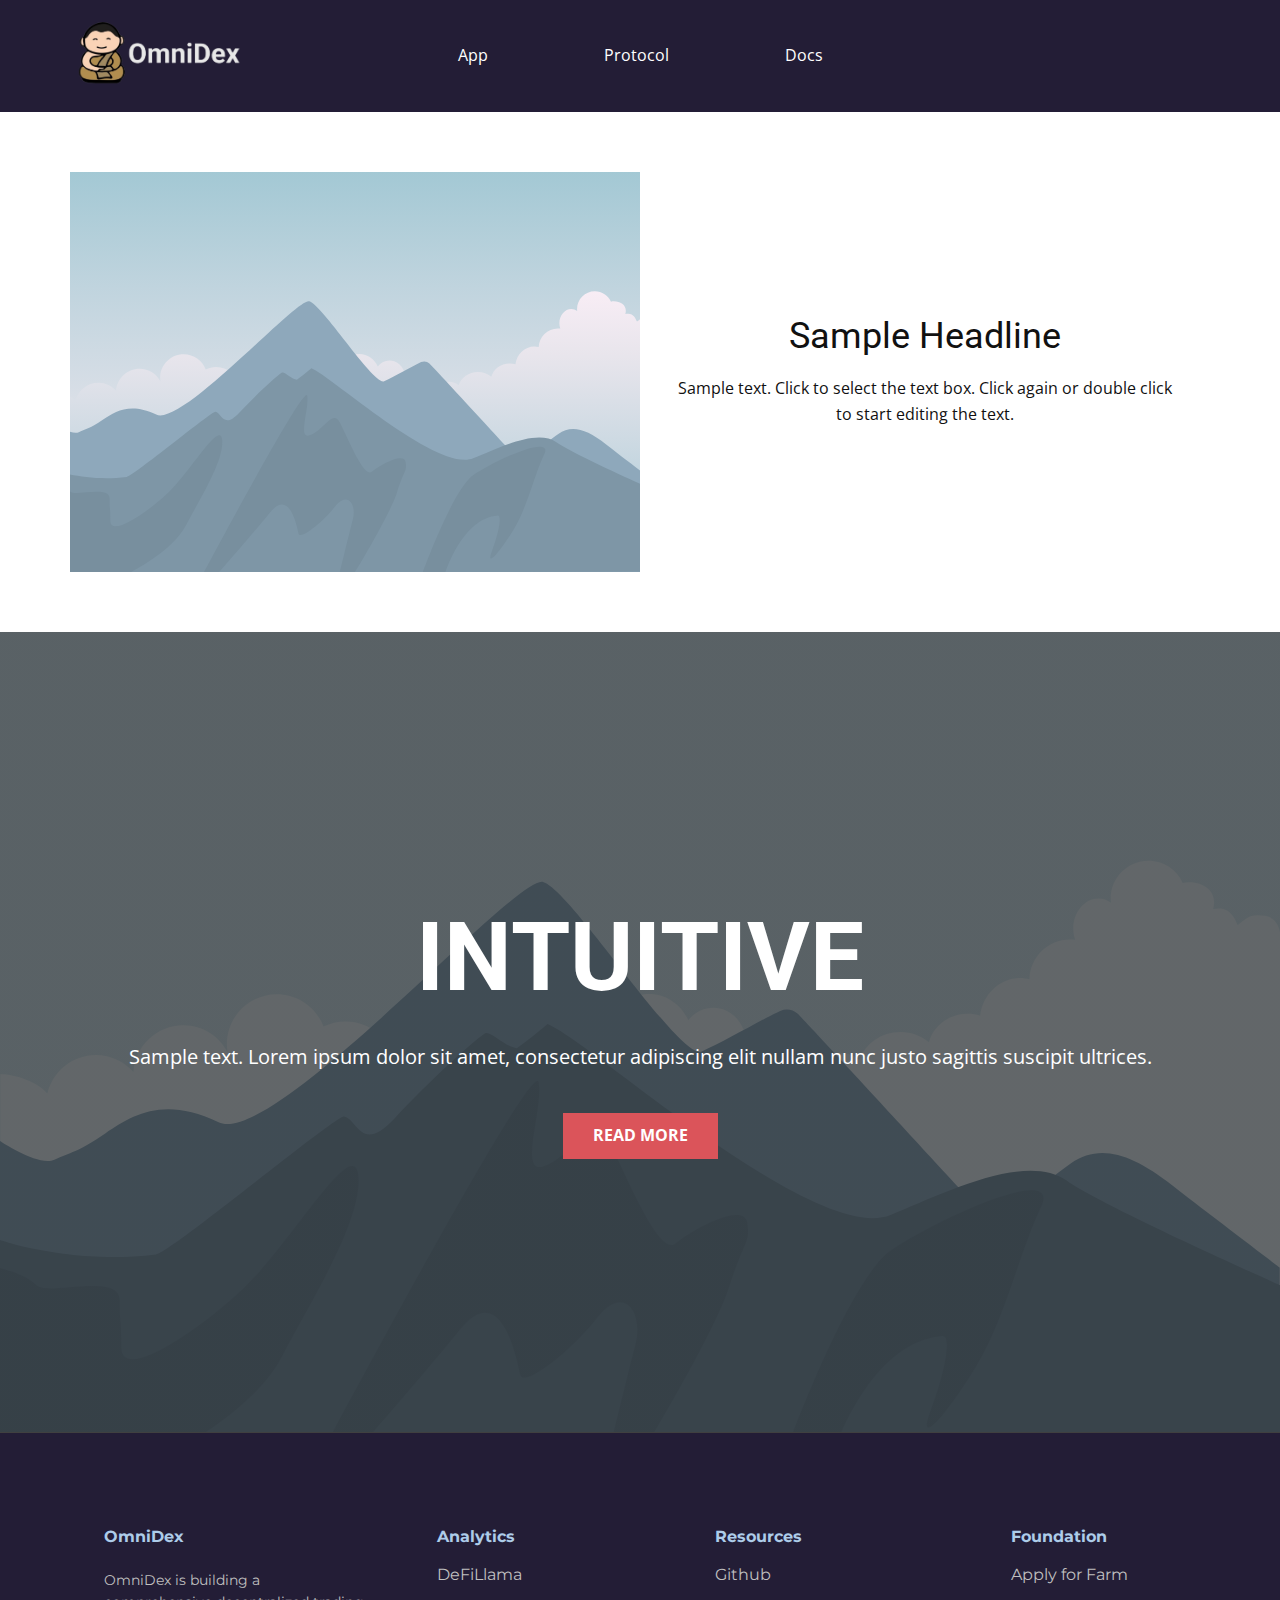
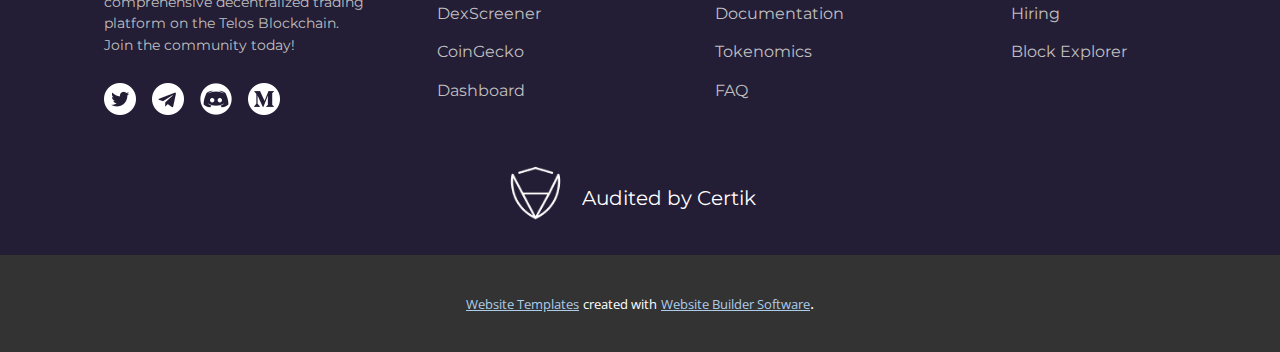
<file: Page-1.html>
<!DOCTYPE html>
<html style="font-size: 16px;" lang="en"><head>
    <meta name="viewport" content="width=device-width, initial-scale=1.0">
    <meta charset="utf-8">
    <meta name="keywords" content="INTUITIVE">
    <meta name="description" content="">
    <title>Page 1</title>
    <link rel="stylesheet" href="nicepage.css" media="screen">
<link rel="stylesheet" href="Page-1.css" media="screen">
    <script class="u-script" type="text/javascript" src="jquery.js" defer=""></script>
    <script class="u-script" type="text/javascript" src="nicepage.js" defer=""></script>
    <meta name="generator" content="Nicepage 4.21.5, nicepage.com">
    <link id="u-theme-google-font" rel="stylesheet" href="https://fonts.googleapis.com/css?family=Roboto:100,100i,300,300i,400,400i,500,500i,700,700i,900,900i|Open+Sans:300,300i,400,400i,500,500i,600,600i,700,700i,800,800i">
    <link id="u-page-google-font" rel="stylesheet" href="https://fonts.googleapis.com/css?family=Montserrat:100,100i,200,200i,300,300i,400,400i,500,500i,600,600i,700,700i,800,800i,900,900i">
    
    
    
    <script type="application/ld+json">{
		"@context": "http://schema.org",
		"@type": "Organization",
		"name": "",
		"logo": "images/logo-clear.png"
}</script>
    <meta name="theme-color" content="#478ac9">
    <meta property="og:title" content="Page 1">
    <meta property="og:type" content="website">
  </head>
  <body class="u-body u-xl-mode" data-lang="en"><header class="u-clearfix u-custom-color-4 u-header u-header" id="sec-b93f"><div class="u-clearfix u-sheet u-sheet-1">
        <a href="https://nicepage.com" class="u-image u-logo u-image-1" data-image-width="851" data-image-height="293">
          <img src="images/logo-clear.png" class="u-logo-image u-logo-image-1">
        </a>
        <nav class="u-menu u-menu-one-level u-offcanvas u-menu-1">
          <div class="menu-collapse" style="font-size: 1rem; letter-spacing: 0px;">
            <a class="u-button-style u-custom-left-right-menu-spacing u-custom-padding-bottom u-custom-text-hover-color u-custom-top-bottom-menu-spacing u-nav-link u-text-active-palette-1-base u-text-hover-palette-2-base" href="#">
              <svg class="u-svg-link" viewBox="0 0 24 24"><use xmlns:xlink="http://www.w3.org/1999/xlink" xlink:href="#menu-hamburger"></use></svg>
              <svg class="u-svg-content" version="1.1" id="menu-hamburger" viewBox="0 0 16 16" x="0px" y="0px" xmlns:xlink="http://www.w3.org/1999/xlink" xmlns="http://www.w3.org/2000/svg"><g><rect y="1" width="16" height="2"></rect><rect y="7" width="16" height="2"></rect><rect y="13" width="16" height="2"></rect>
</g></svg>
            </a>
          </div>
          <div class="u-custom-menu u-nav-container">
            <ul class="u-nav u-unstyled u-nav-1"><li class="u-nav-item"><a class="u-button-style u-nav-link u-text-active-palette-1-base u-text-hover-grey-15" href="https://omnidex.finance/swap" style="padding: 10px 58px;">App</a>
</li><li class="u-nav-item"><a class="u-button-style u-nav-link u-text-active-palette-1-base u-text-hover-grey-15" href="https://github.com/OmniDexFinance" style="padding: 10px 58px;">Protocol</a>
</li><li class="u-nav-item"><a class="u-button-style u-nav-link u-text-active-palette-1-base u-text-hover-grey-15" href="https://docs.omnidex.finance/" style="padding: 10px 58px;">Docs</a>
</li></ul>
          </div>
          <div class="u-custom-menu u-nav-container-collapse">
            <div class="u-black u-container-style u-inner-container-layout u-opacity u-opacity-95 u-sidenav">
              <div class="u-inner-container-layout u-sidenav-overflow">
                <div class="u-menu-close"></div>
                <ul class="u-align-center u-nav u-popupmenu-items u-unstyled u-nav-2"><li class="u-nav-item"><a class="u-button-style u-nav-link" href="https://omnidex.finance/swap">App</a>
</li><li class="u-nav-item"><a class="u-button-style u-nav-link" href="https://github.com/OmniDexFinance">Protocol</a>
</li><li class="u-nav-item"><a class="u-button-style u-nav-link" href="https://docs.omnidex.finance/">Docs</a>
</li></ul>
              </div>
            </div>
            <div class="u-black u-menu-overlay u-opacity u-opacity-70"></div>
          </div>
        </nav>
      </div></header>
    <section class="u-clearfix u-section-1" id="sec-ee2d">
      <div class="u-clearfix u-sheet u-sheet-1">
        <div class="u-clearfix u-expanded-width u-layout-wrap u-layout-wrap-1">
          <div class="u-layout">
            <div class="u-layout-row">
              <div class="u-container-style u-image u-layout-cell u-size-30 u-image-1" data-image-width="400" data-image-height="265">
                <div class="u-container-layout u-container-layout-1"></div>
              </div>
              <div class="u-align-center u-container-style u-layout-cell u-size-30 u-layout-cell-2">
                <div class="u-container-layout u-valign-middle u-container-layout-2">
                  <h2 class="u-text u-text-default u-text-1">Sample Headline</h2>
                  <p class="u-text u-text-default u-text-2">Sample text. Click to select the text box. Click again or double click to start editing the text.</p>
                </div>
              </div>
            </div>
          </div>
        </div>
      </div>
    </section>
    <section class="u-align-center u-clearfix u-image u-shading u-section-2" src="" data-image-width="256" data-image-height="256" id="sec-8151">
      <div class="u-clearfix u-sheet u-valign-middle u-sheet-1">
        <h1 class="u-text u-text-default u-title u-text-1">INTUITIVE</h1>
        <p class="u-large-text u-text u-text-default u-text-variant u-text-2">Sample text. Lorem ipsum dolor sit amet, consectetur adipiscing elit nullam nunc justo sagittis suscipit ultrices.</p>
        <a href="#" class="u-btn u-button-style u-palette-2-base u-btn-1">Read More</a>
      </div>
    </section>
    
    
    <footer class="u-align-center u-border-1 u-border-grey-75 u-border-no-bottom u-border-no-left u-border-no-right u-clearfix u-custom-color-4 u-footer u-footer" id="sec-e520"><div class="u-clearfix u-sheet u-sheet-1">
        <div class="u-expanded-width-sm u-expanded-width-xs u-list u-list-1">
          <div class="u-repeater u-repeater-1">
            <div class="u-container-style u-list-item u-repeater-item">
              <div class="u-container-layout u-similar-container u-container-layout-1">
                <h5 class="u-custom-font u-custom-item u-font-montserrat u-text u-text-default u-text-1">
                  <span class="u-text-palette-1-light-2">Analytics</span>
                  <br>
                  <br>
                  <span style="font-weight: 400;" class="u-text-body-alt-color">
                    <a href="https://defillama.com/protocol/omnidex" class="u-active-none u-border-none u-btn u-button-link u-button-style u-hover-none u-none u-text-grey-25 u-text-hover-white u-btn-1" target="_blank">DeFiLlama</a>
                  </span>
                  <span class="u-text-body-alt-color">
                    <br>
                    <br>
                    <span style="font-weight: 400;">
                      <a href="https://dexscreener.com/telos/omnidex" class="u-active-none u-border-none u-btn u-button-link u-button-style u-hover-none u-none u-text-grey-25 u-text-hover-white u-btn-2" target="_blank">DexScreener</a>
                    </span>
                    <br>
                    <br>
                    <span style="font-weight: 400;" class="u-text-grey-25">
                      <a href="https://www.coingecko.com/en/coins/omnidex" class="u-active-none u-border-none u-btn u-button-link u-button-style u-hover-none u-none u-text-grey-25 u-text-hover-white u-btn-3" target="_blank">CoinGecko</a>
                    </span>
                    <br>
                    <br>
                    <span style="font-weight: 400;">
                      <a href="https://analytics.omnidex.finance/home/" class="u-active-none u-border-none u-btn u-button-link u-button-style u-hover-none u-none u-text-grey-25 u-text-hover-white u-btn-4" target="_blank">Dashboard</a>
                    </span>&nbsp;
                  </span>
                </h5>
              </div>
            </div>
            <div class="u-container-style u-list-item u-repeater-item">
              <div class="u-container-layout u-similar-container u-container-layout-2">
                <h5 class="u-custom-font u-custom-item u-font-montserrat u-text u-text-default u-text-2">
                  <span style="font-weight: 700;" class="u-text-palette-1-light-2">Resources</span>
                  <br>
                  <br>
                  <span style="font-weight: 400;" class="u-text-white">
                    <a href="https://github.com/OmniDexFinance" class="u-active-none u-border-none u-btn u-button-link u-button-style u-hover-none u-none u-text-grey-25 u-text-hover-white u-btn-5" target="_blank">Github</a>
                  </span>
                  <span class="u-text-white">
                    <br>
                    <br>
                    <span style="font-weight: 400;">
                      <a href="https://docs.omnidex.finance/" class="u-active-none u-border-none u-btn u-button-link u-button-style u-hover-none u-none u-text-grey-25 u-text-hover-white u-btn-6" target="_blank">Documentation</a>
                    </span>
                    <br>
                    <br>
                    <a href="https://docs.omnidex.finance/tokenomics/token-supply" class="u-active-none u-border-none u-btn u-button-link u-button-style u-hover-none u-none u-text-grey-25 u-text-hover-white u-btn-7" target="_blank">
                      <span style="font-weight: 400;">Tokenomics</span>
                      <br>
                    </a>
                    <br>
                    <span style="font-weight: 400;">
                      <a href="https://docs.omnidex.finance/getting-started/faq-and-troubleshooting" class="u-active-none u-border-none u-btn u-button-link u-button-style u-hover-none u-none u-text-grey-25 u-text-hover-white u-btn-8" target="_blank">FAQ</a>
                    </span>
                  </span>
                </h5>
              </div>
            </div>
            <div class="u-container-style u-list-item u-repeater-item">
              <div class="u-container-layout u-similar-container u-container-layout-3">
                <h5 class="u-custom-font u-custom-item u-font-montserrat u-text u-text-default u-text-3">
                  <span style="font-weight: 700;" class="u-text-palette-1-light-2">Foundation</span>
                  <br>
                  <br>
                  <span style="font-weight: 400;" class="u-text-body-alt-color">
                    <a href="https://docs.google.com/forms/d/e/1FAIpQLSfZ4ljsOKyklgI670AATq8QjL9bs-auMuOXAo9JSO0-VEa70Q/viewform" class="u-active-none u-border-none u-btn u-button-link u-button-style u-hover-none u-none u-text-grey-25 u-text-hover-white u-btn-9" target="_blank">Apply for Farm</a>
                  </span>
                  <span class="u-text-body-alt-color">
                    <a href="#">
                      <br>
                    </a>
                  </span>
                  <br>
                  <span style="font-weight: 400;">
                    <a href="https://docs.omnidex.finance/hiring" class="u-active-none u-border-none u-btn u-button-link u-button-style u-hover-none u-none u-text-grey-25 u-text-hover-white u-btn-10" target="_blank">Hiring</a>
                  </span>
                  <br>
                  <br>
                  <span style="font-weight: 400;">
                    <a href="https://www.teloscan.io/" class="u-active-none u-border-none u-btn u-button-link u-button-style u-hover-none u-none u-text-grey-25 u-text-hover-white u-btn-11" target="_blank">Block Explorer</a>
                  </span>
                  <br>
                </h5>
              </div>
            </div>
          </div>
        </div>
        <h5 class="u-align-center-xs u-align-left-lg u-align-left-md u-align-left-sm u-align-left-xl u-custom-font u-font-montserrat u-text u-text-palette-1-light-2 u-text-4">
          <span style="font-size: 1rem;">OmniDex</span>
          <br>
          <br>
          <span style="font-weight: 400;">
            <span style="font-weight: 400;"></span>
          </span>
          <span class="u-text-grey-25" style="font-weight: 400; font-size: 0.875rem;">OmniDex is building a comprehensive decentralized trading platform on the Telos Blockchain. Join the community today!</span>
          <br>
        </h5><span class="u-file-icon u-icon u-text-white u-icon-1" data-href="https://twitter.com/OmniDex1" data-target="_blank"><img src="images/1384017-128878de.png" alt=""></span><span class="u-file-icon u-icon u-text-white u-icon-2" data-href="https://t.me/omnidex1" data-target="_blank"><img src="images/2111710-b67a1967.png" alt=""></span><span class="u-file-icon u-icon u-text-white u-icon-3" data-href="https://discord.com/invite/K6XRMCx7XM" data-target="_blank"><img src="images/3670325-5e97482b.png" alt=""></span><span class="u-file-icon u-icon u-text-white u-icon-4" data-href="https://medium.com/@Omni-Dex" data-target="_blank"><img src="images/3670068-d4ac0dc7.png" alt=""></span>
        <img class="u-image u-image-contain u-image-default u-image-1" src="images/2__MYoqJuWlBptfaKafng8rQ-removebg-preview1.png" alt="" data-image-width="500" data-image-height="499">
        <h5 class="u-custom-font u-font-montserrat u-text u-text-body-alt-color u-text-default u-text-5">Audited by Certik</h5>
      </div></footer>
    <section class="u-backlink u-clearfix u-grey-80">
      <a class="u-link" href="https://nicepage.com/website-templates" target="_blank">
        <span>Website Templates</span>
      </a>
      <p class="u-text">
        <span>created with</span>
      </p>
      <a class="u-link" href="" target="_blank">
        <span>Website Builder Software</span>
      </a>. 
    </section>
  
</body></html>
</file>
